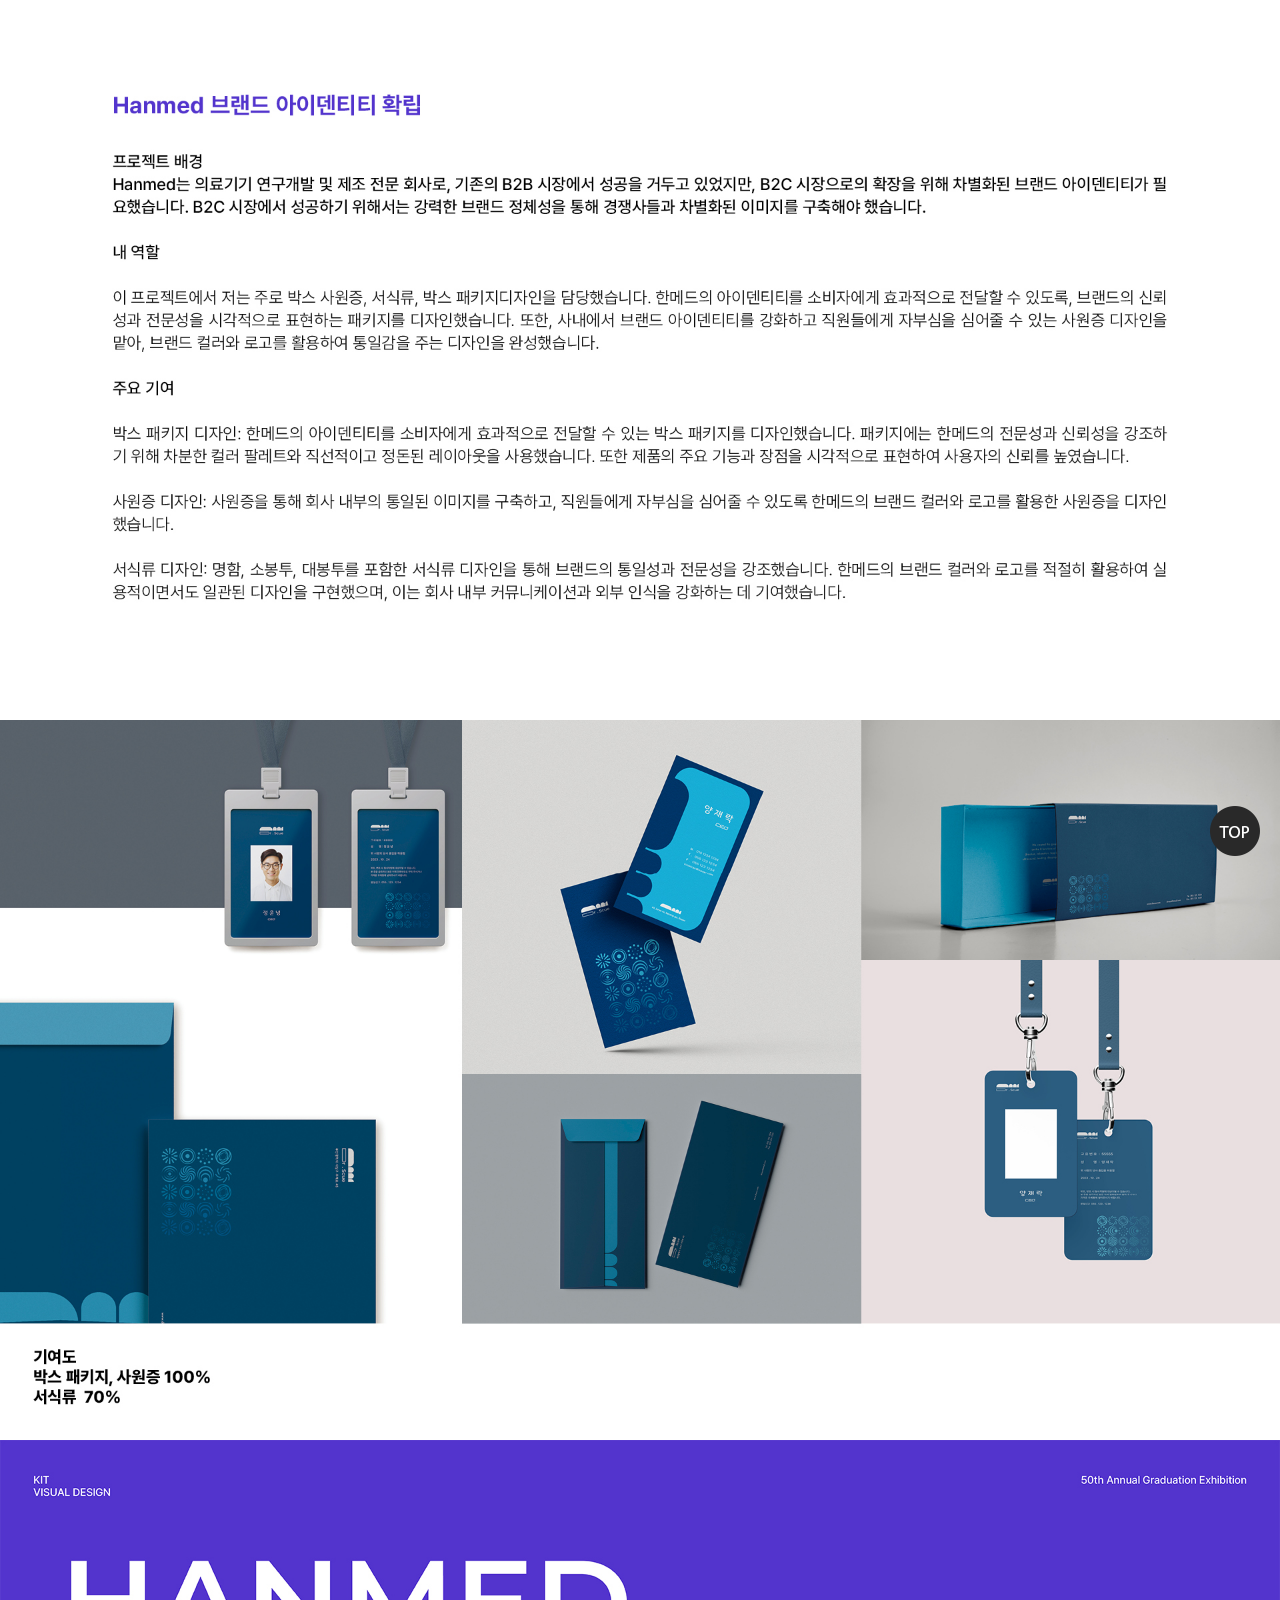
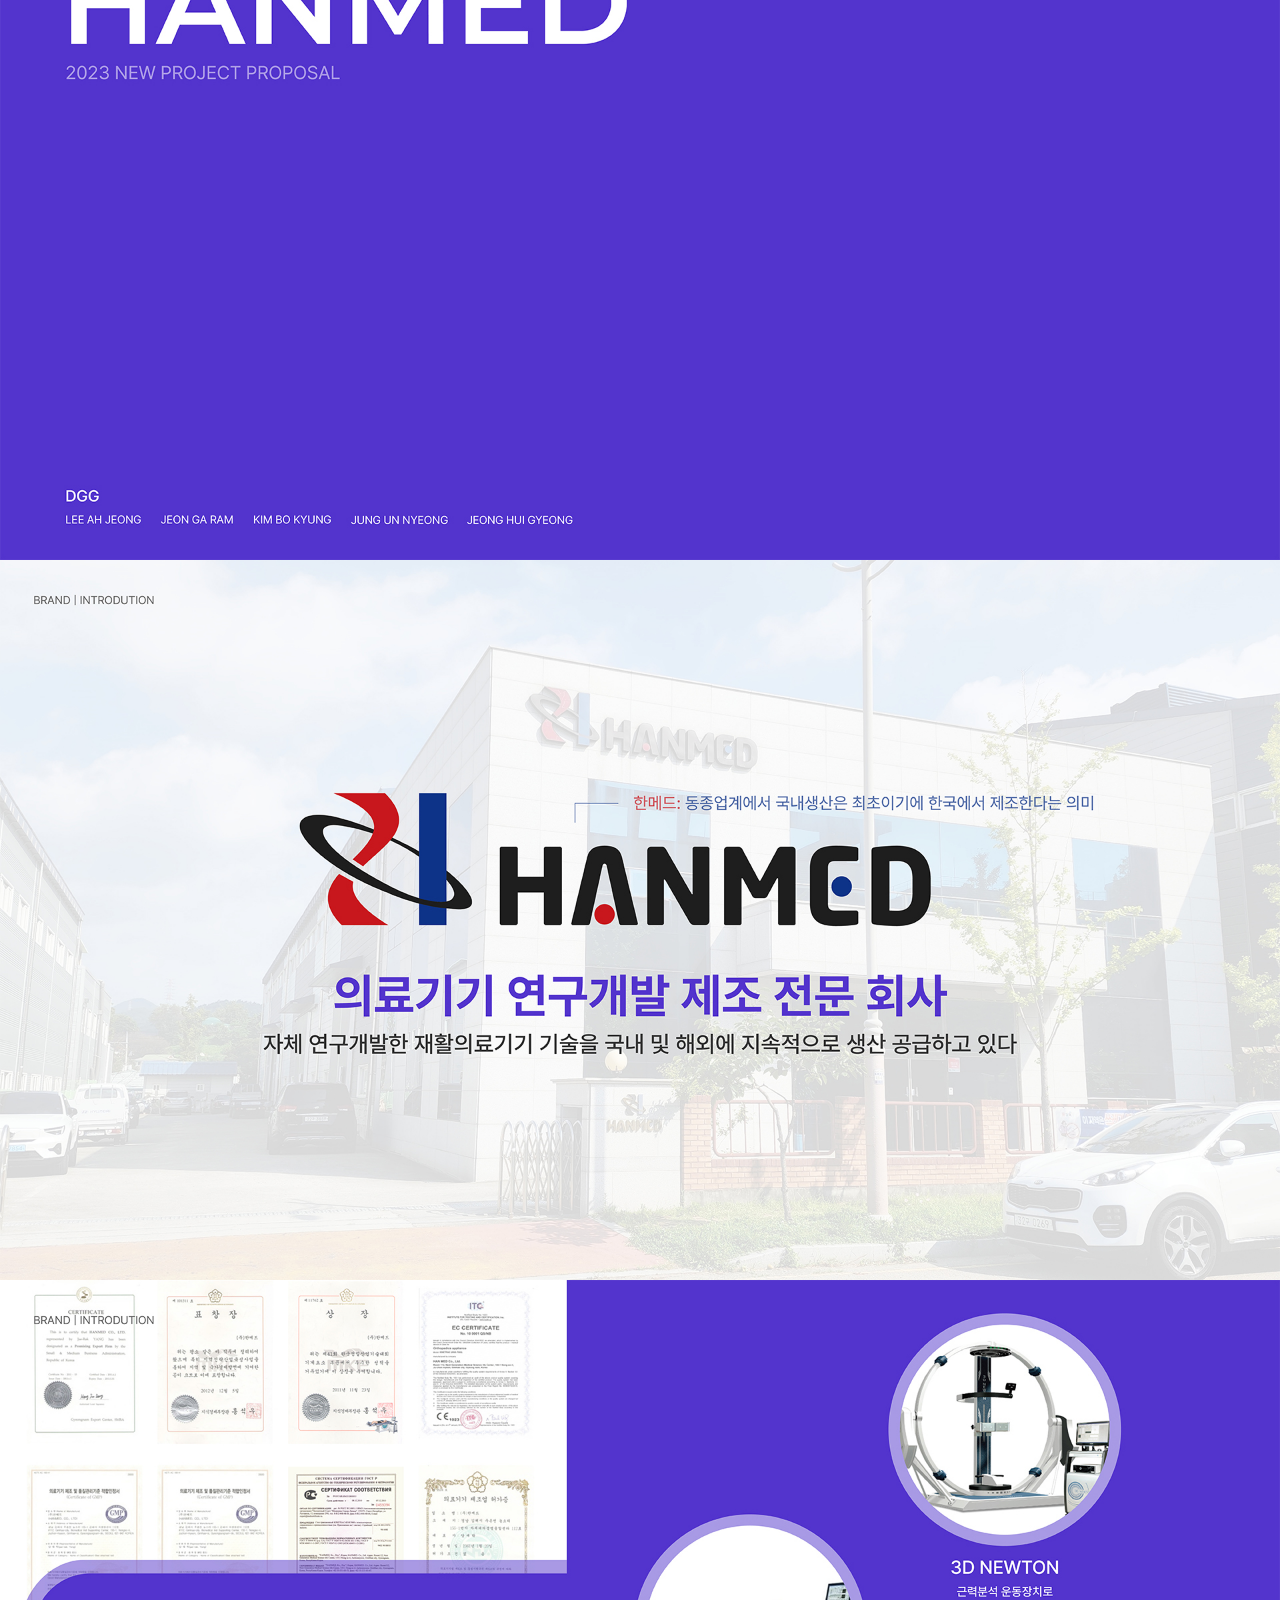
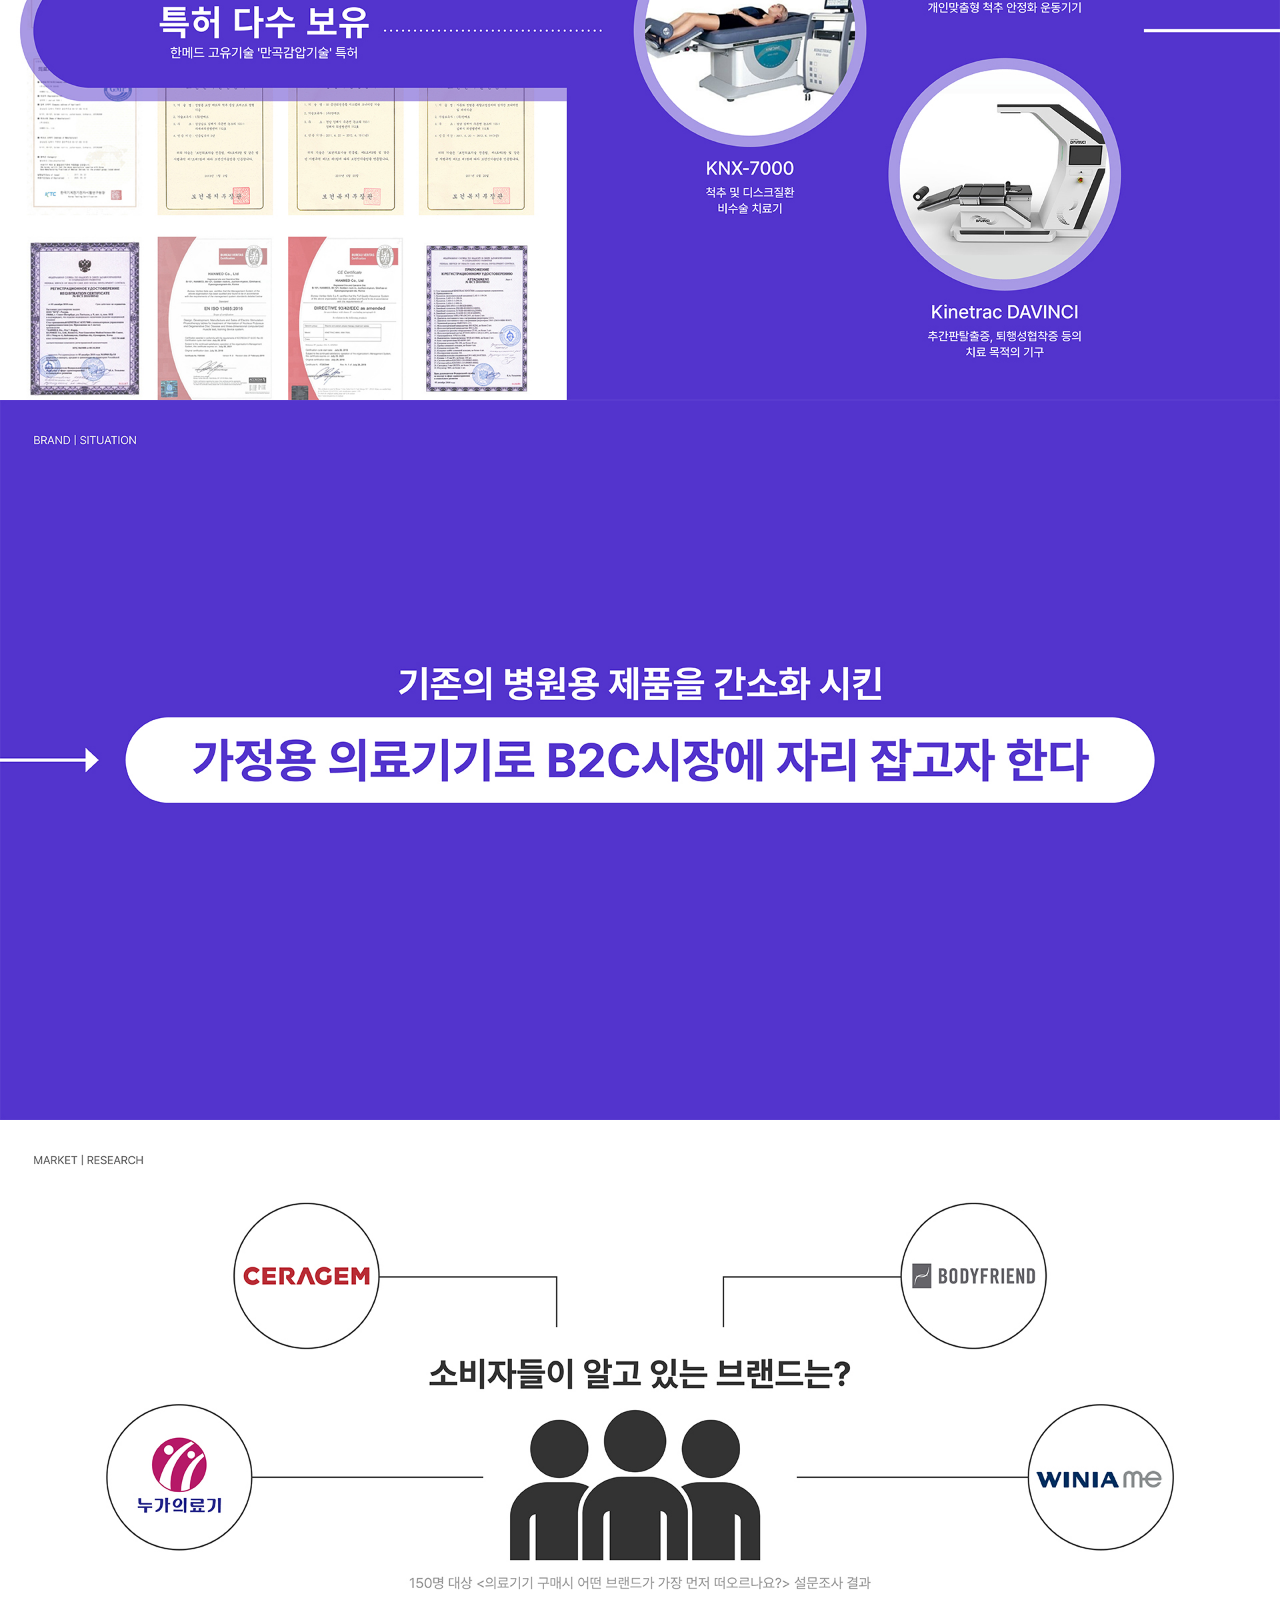
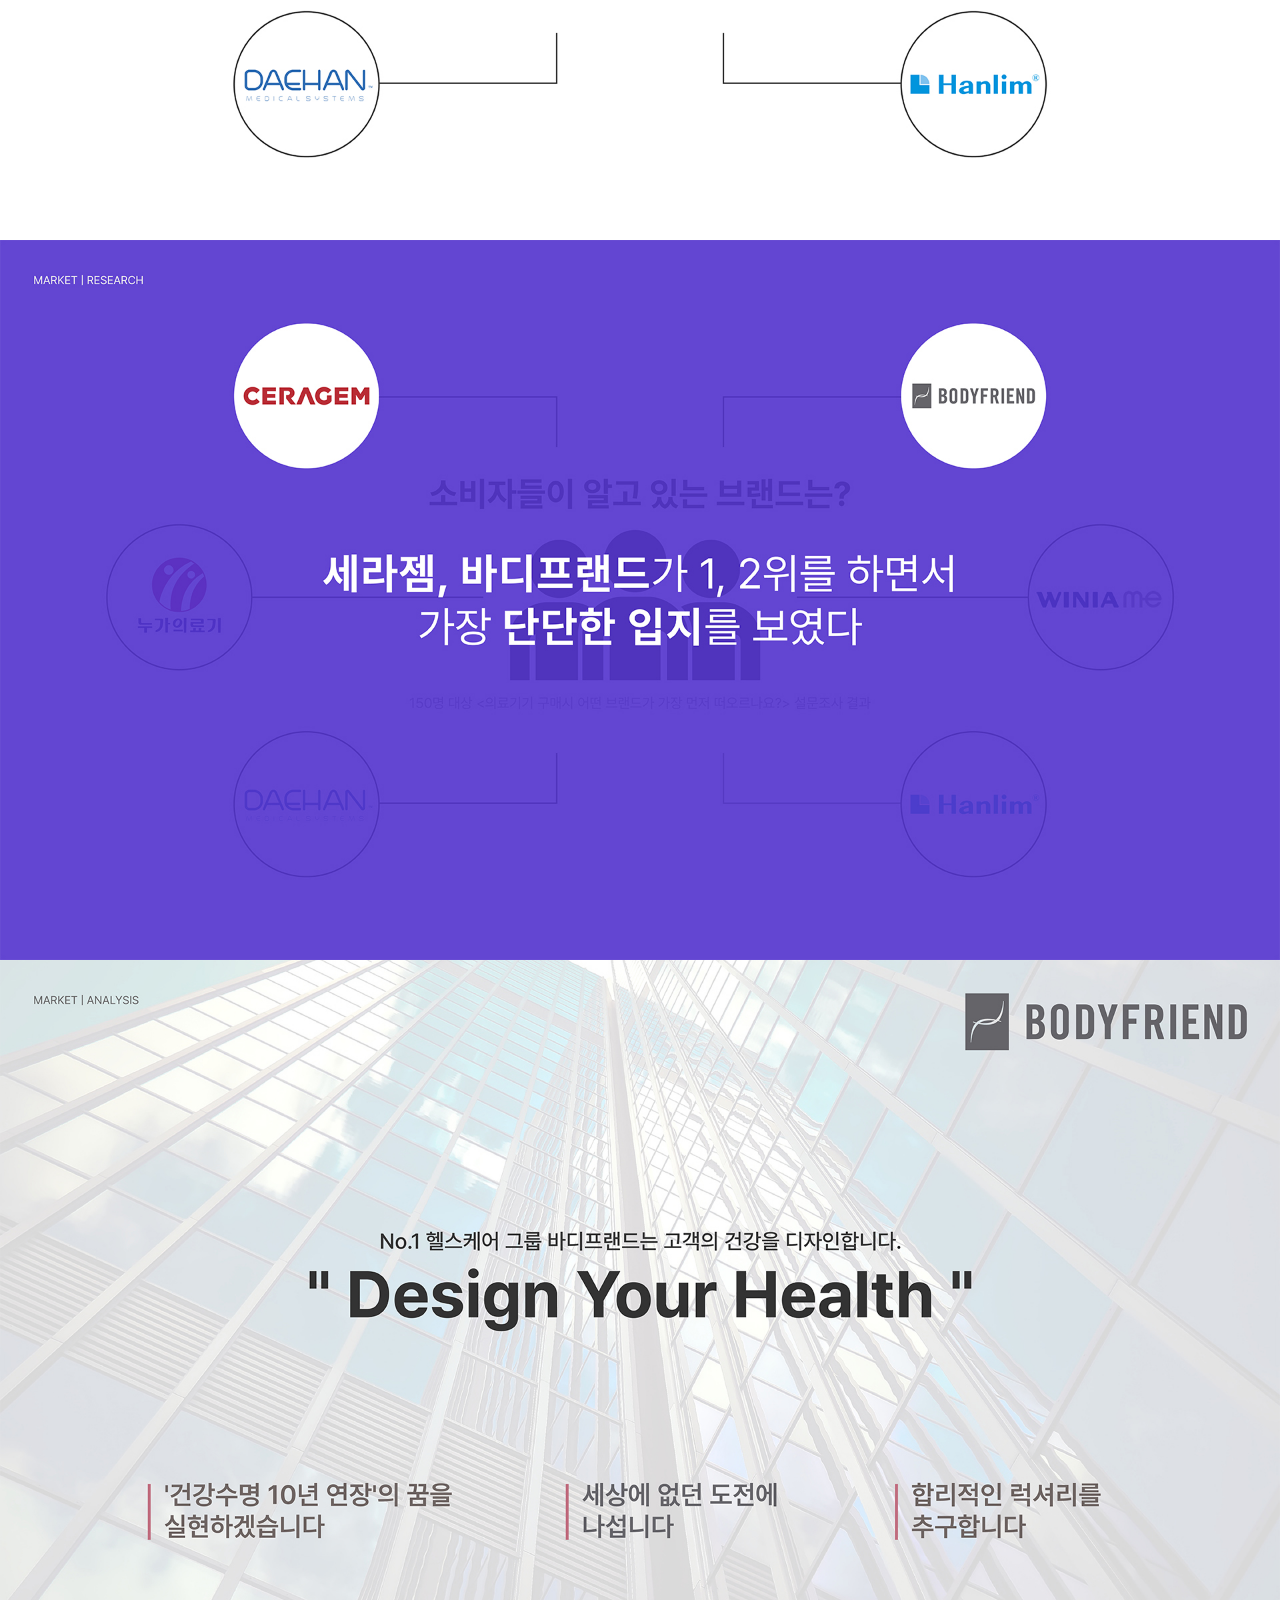
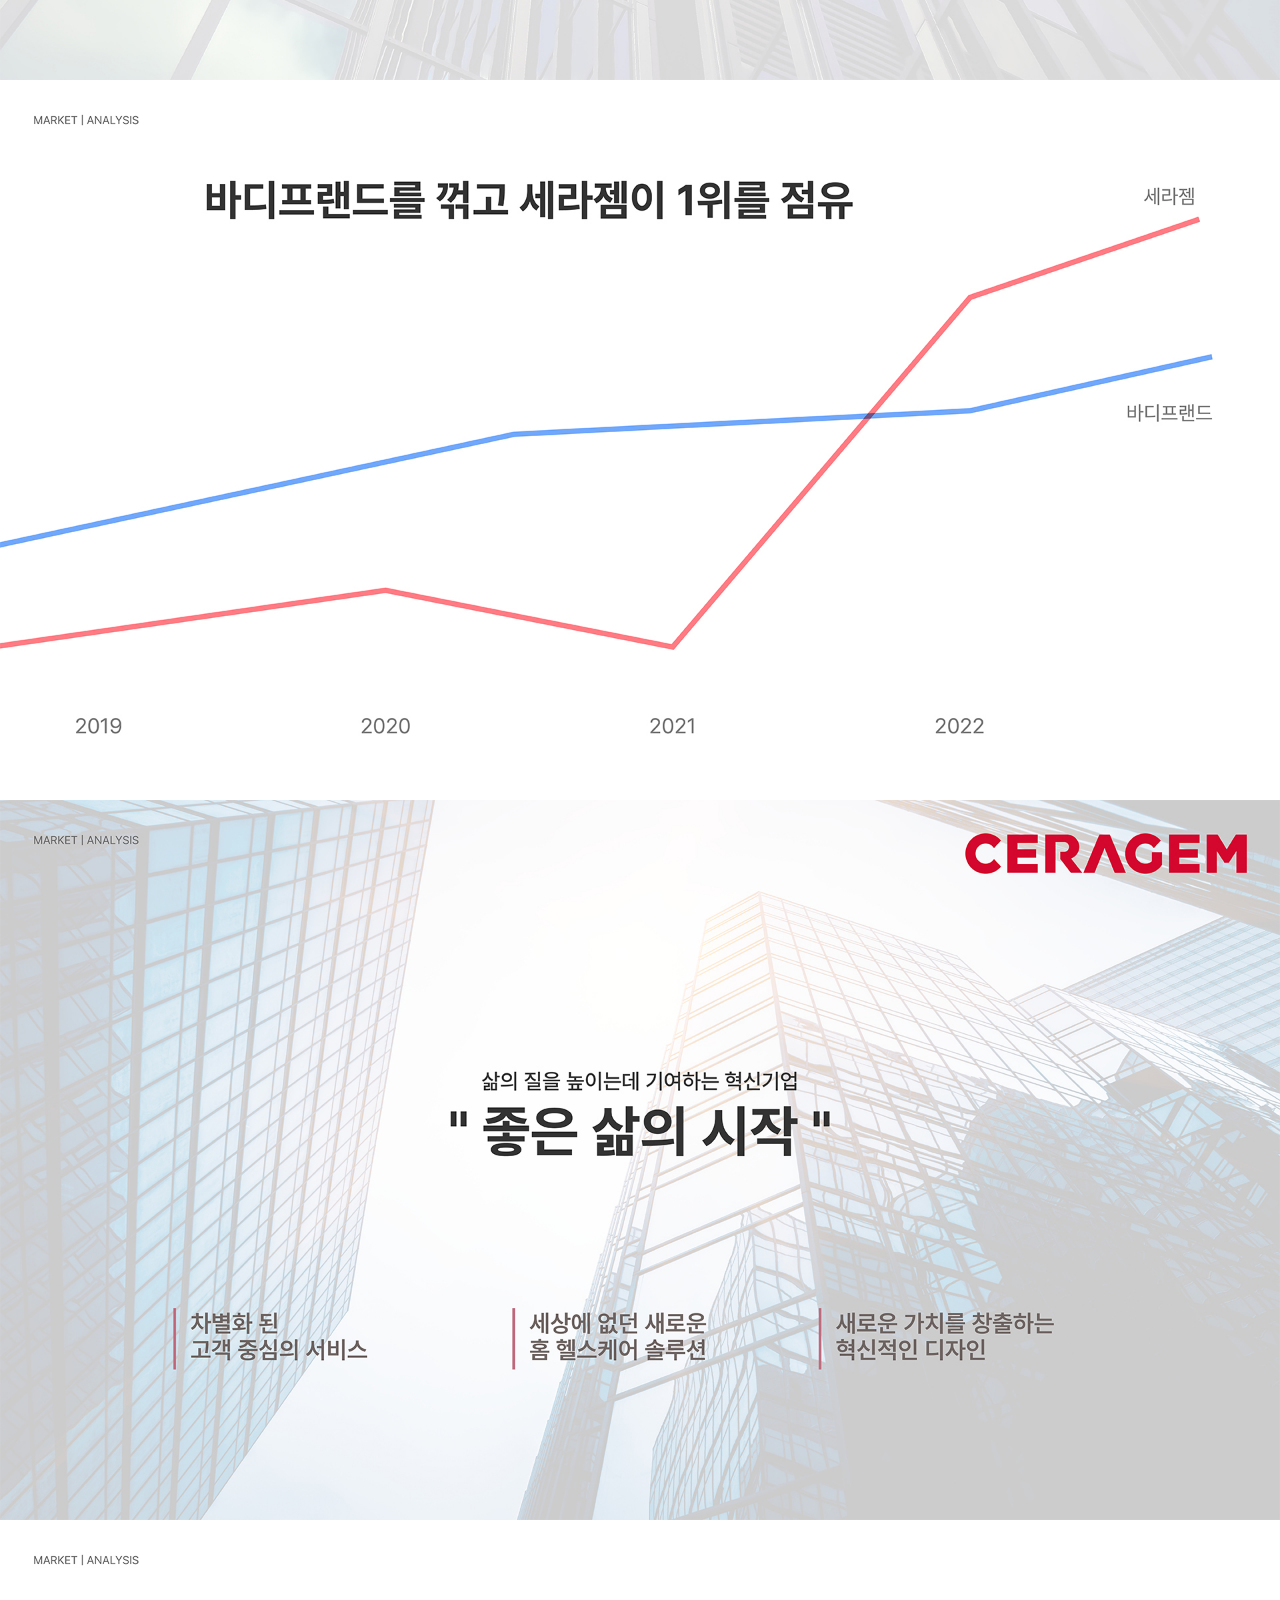
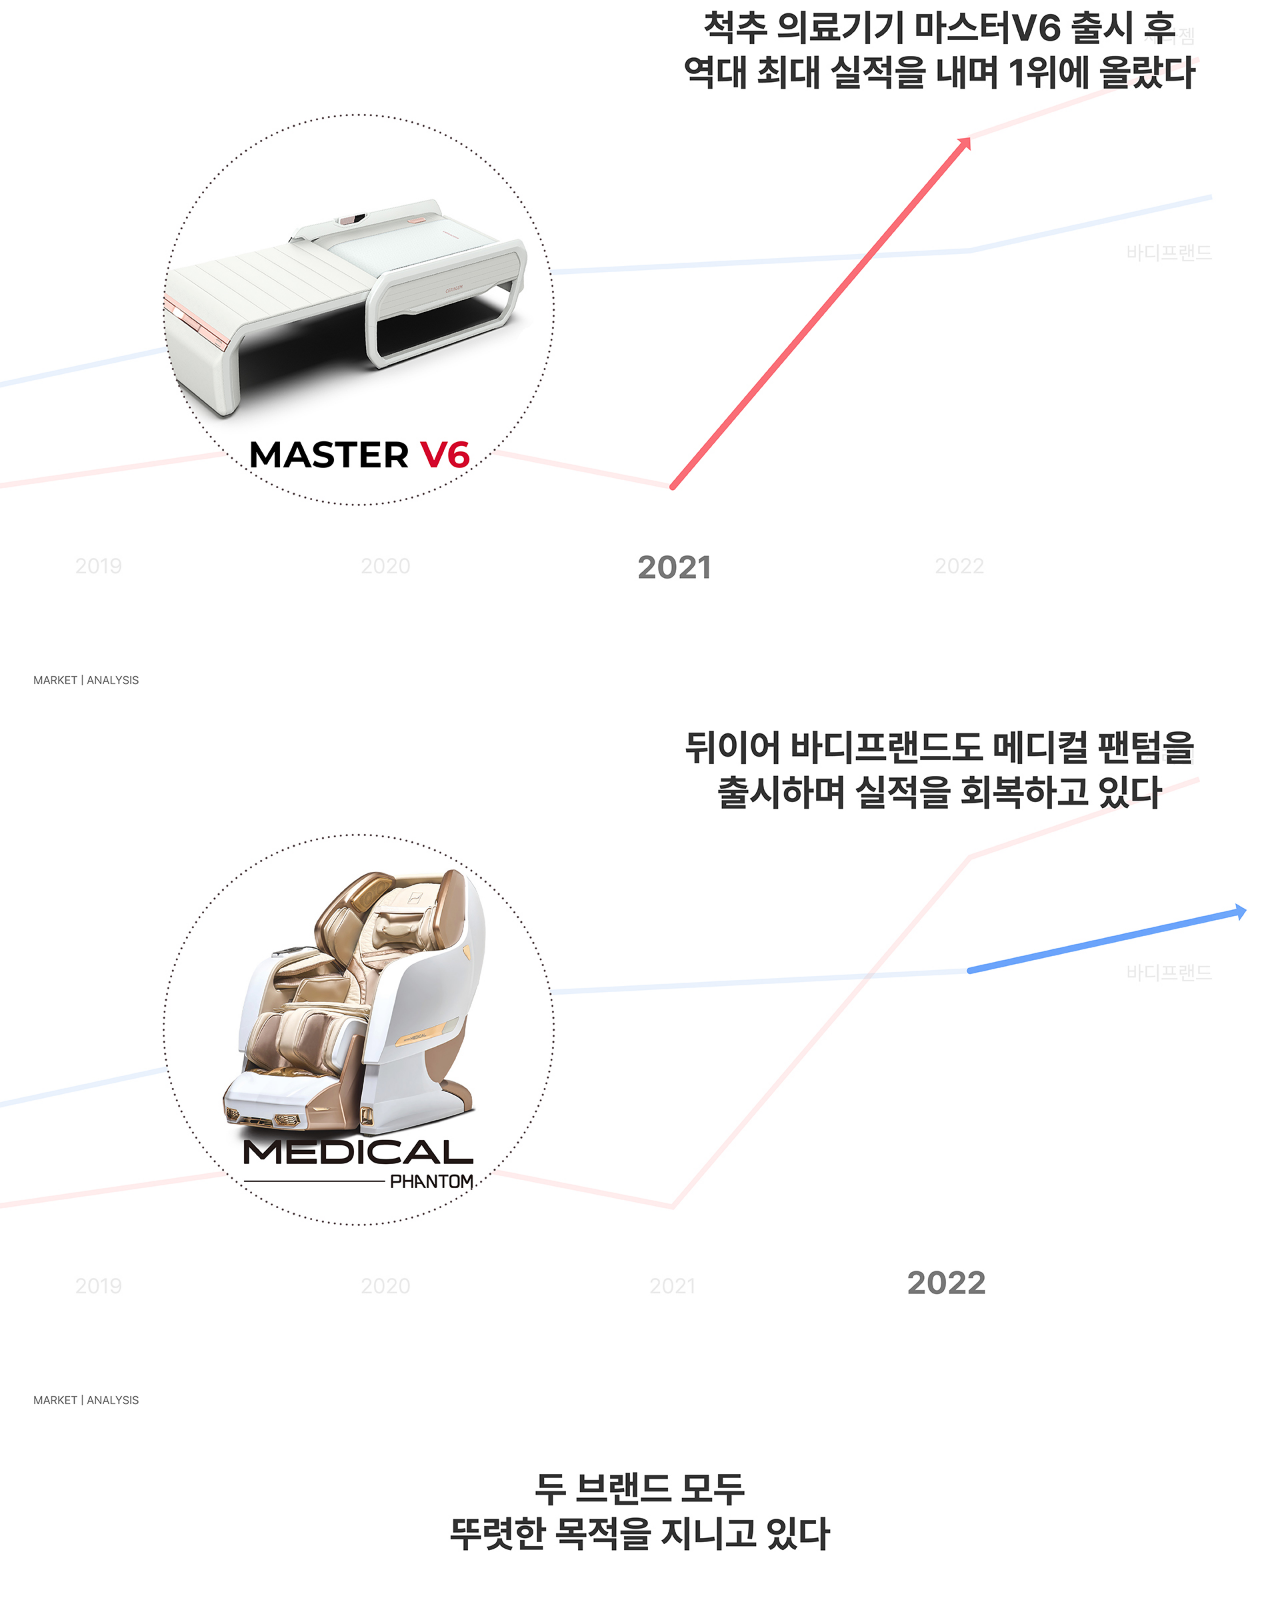
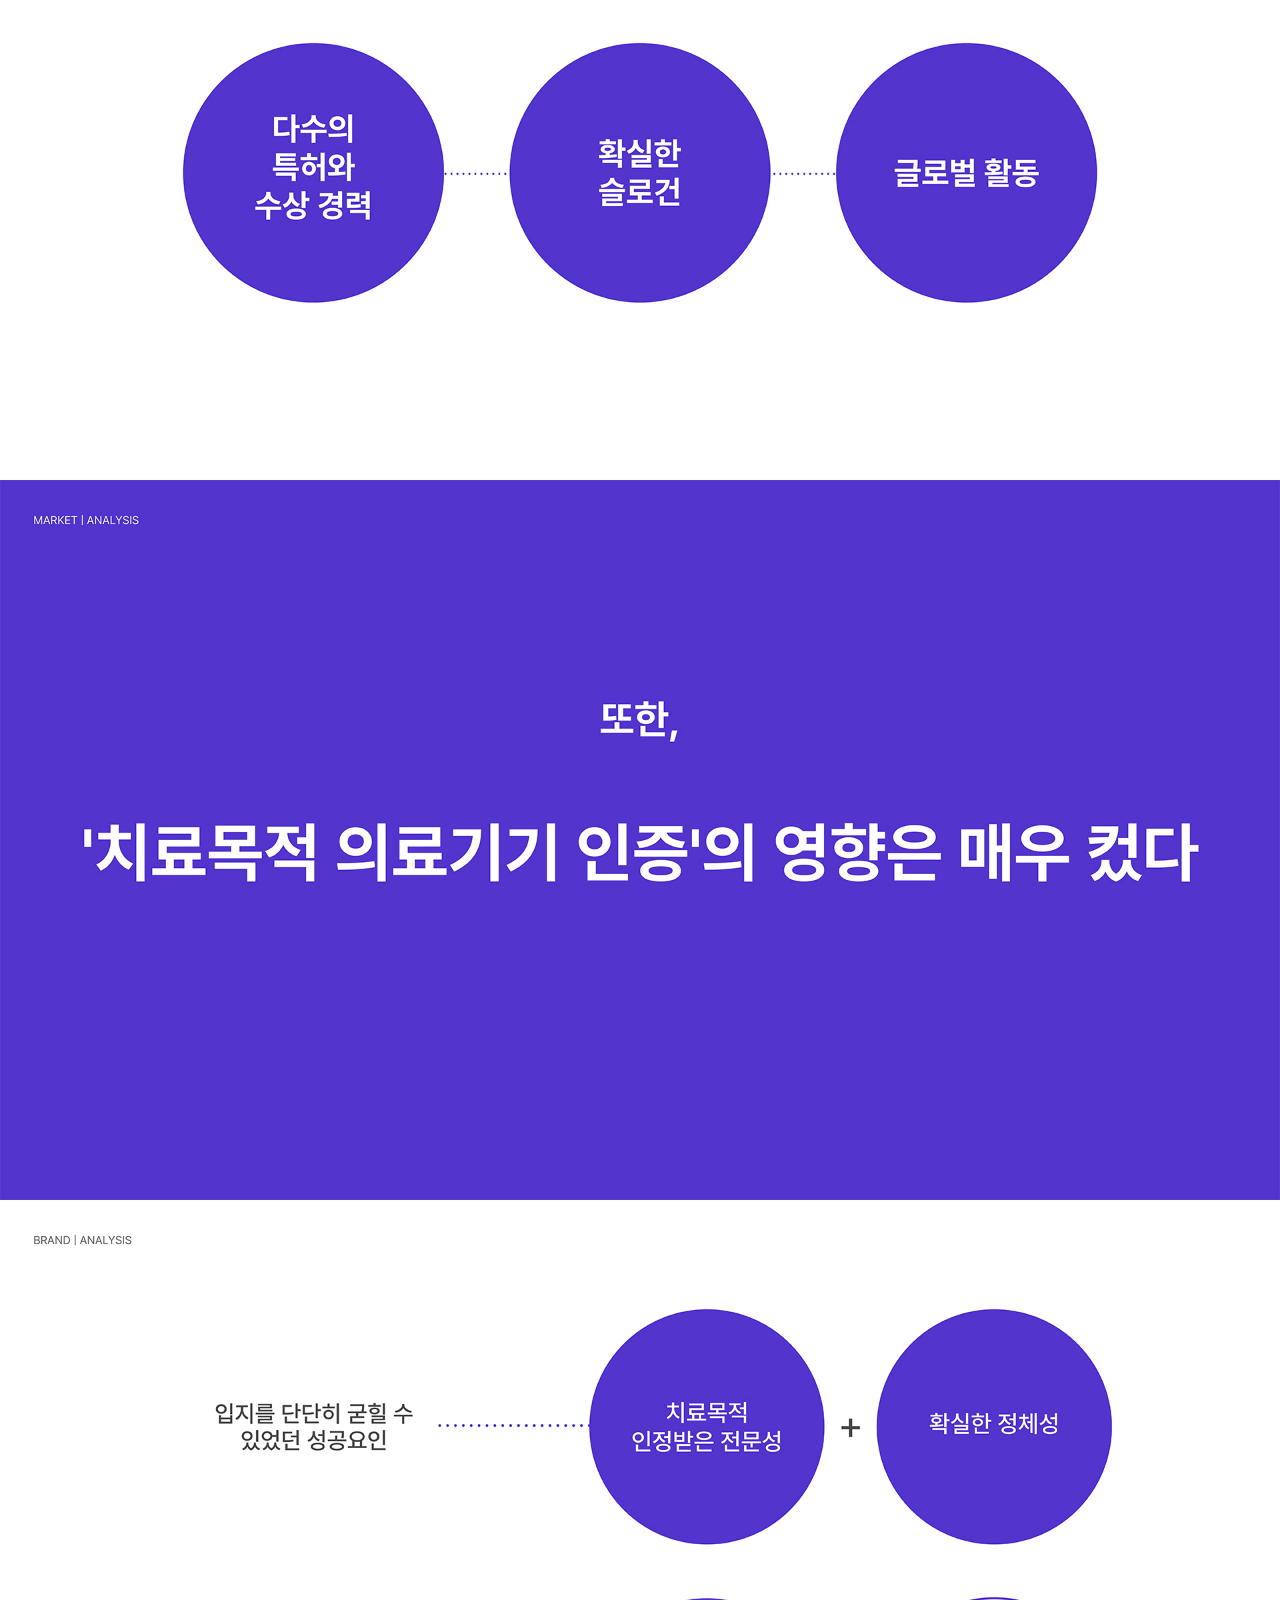
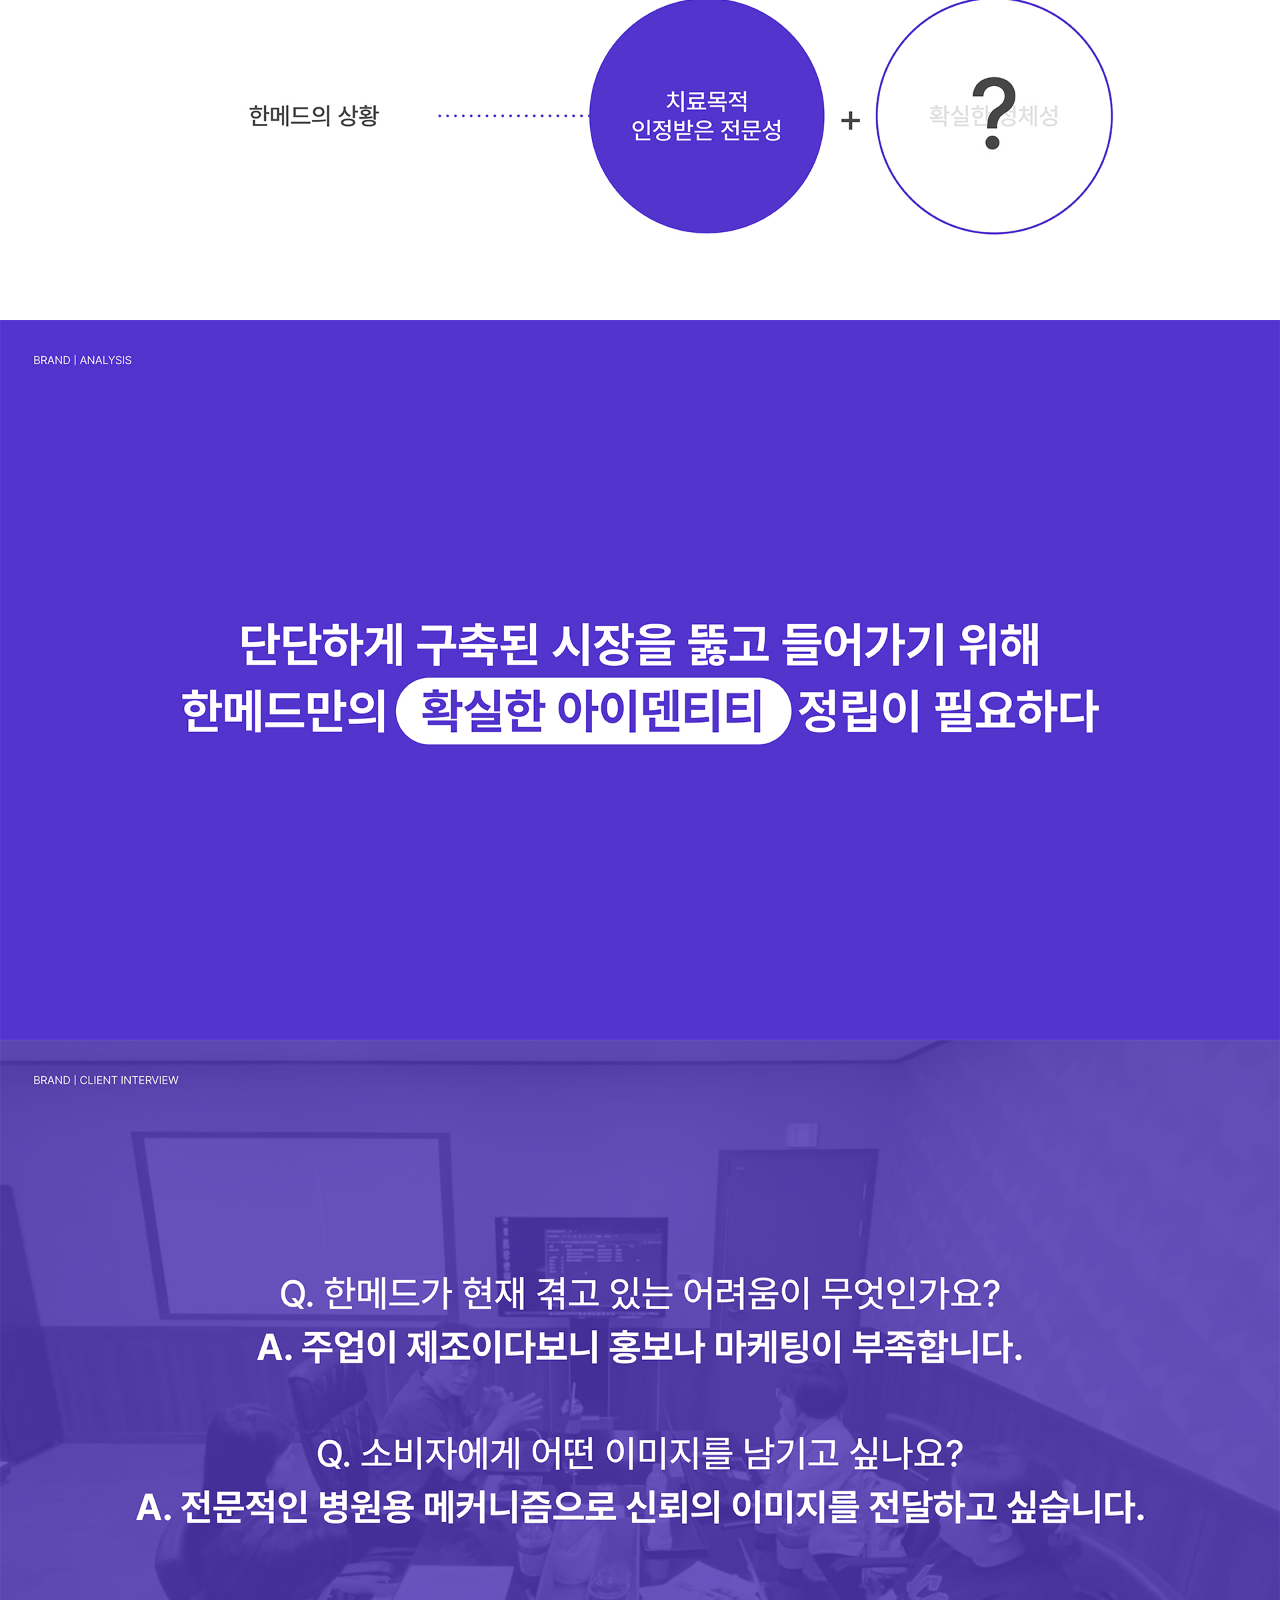
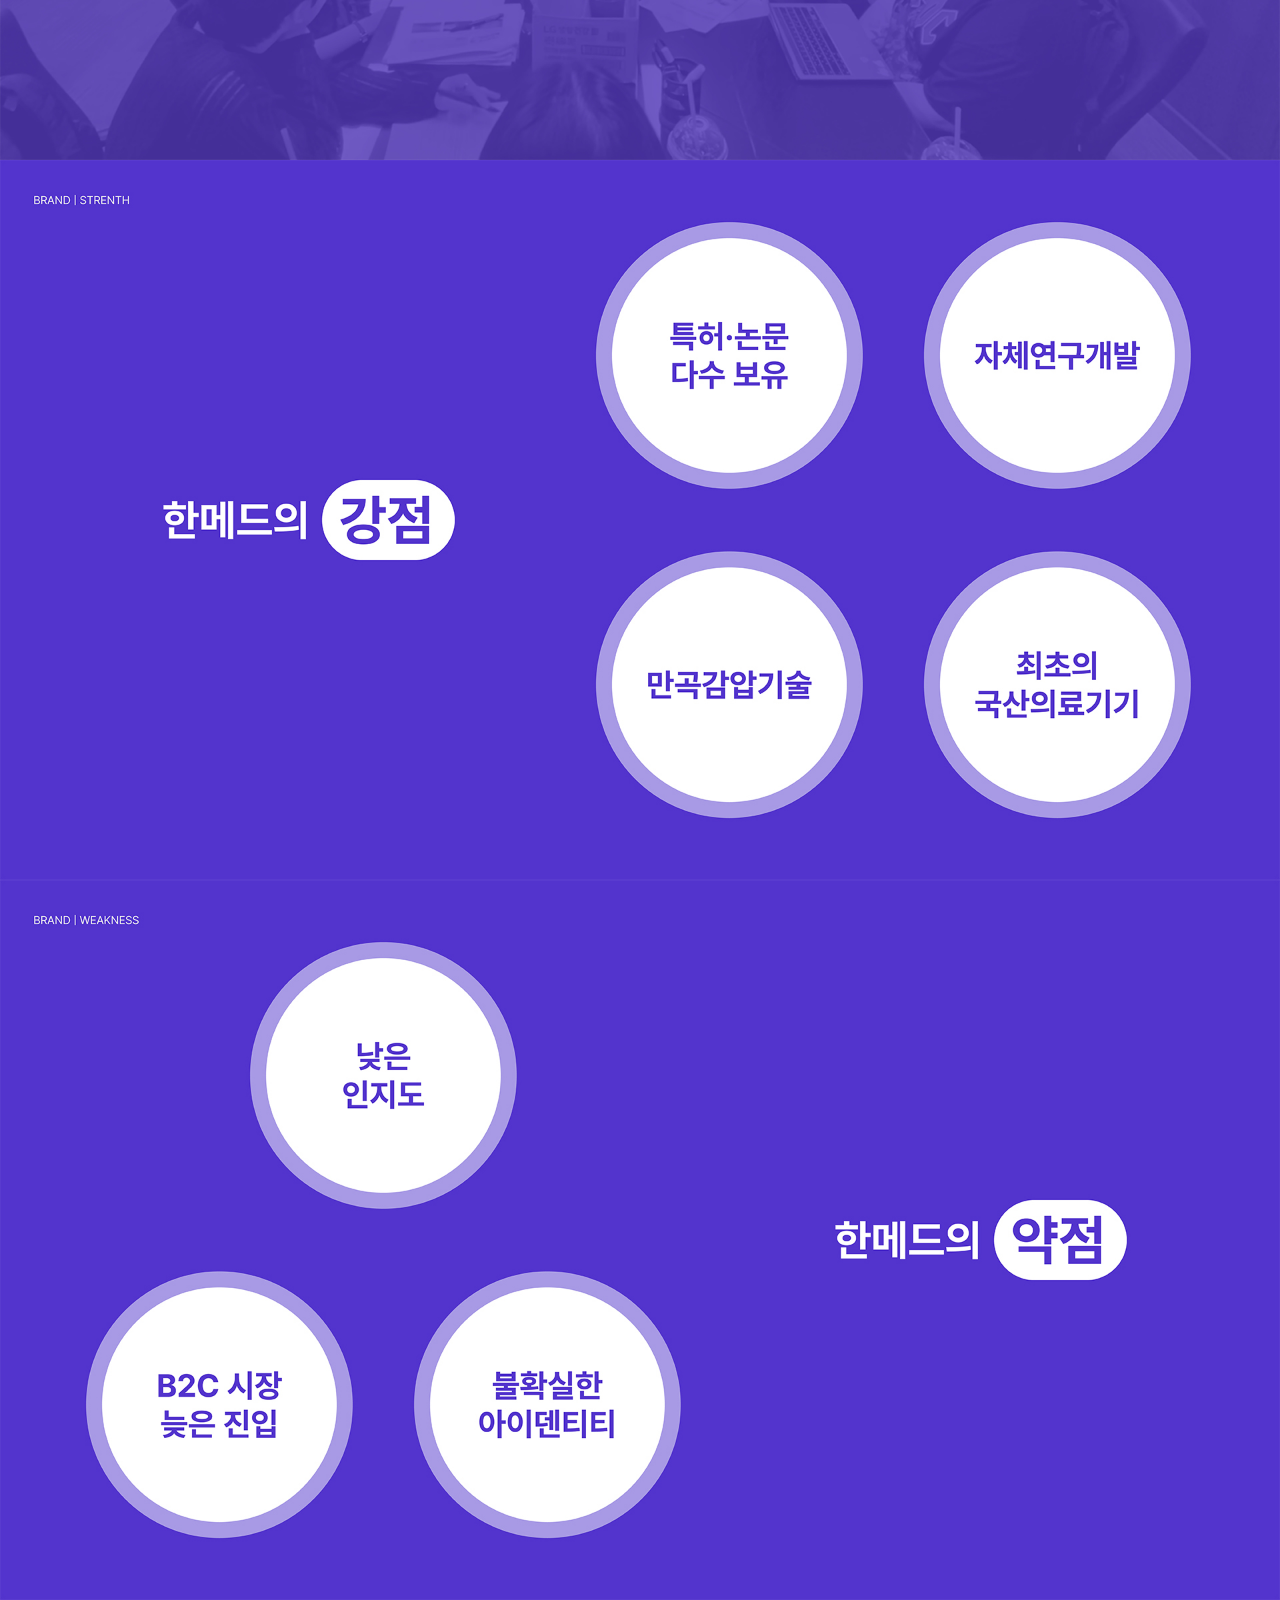
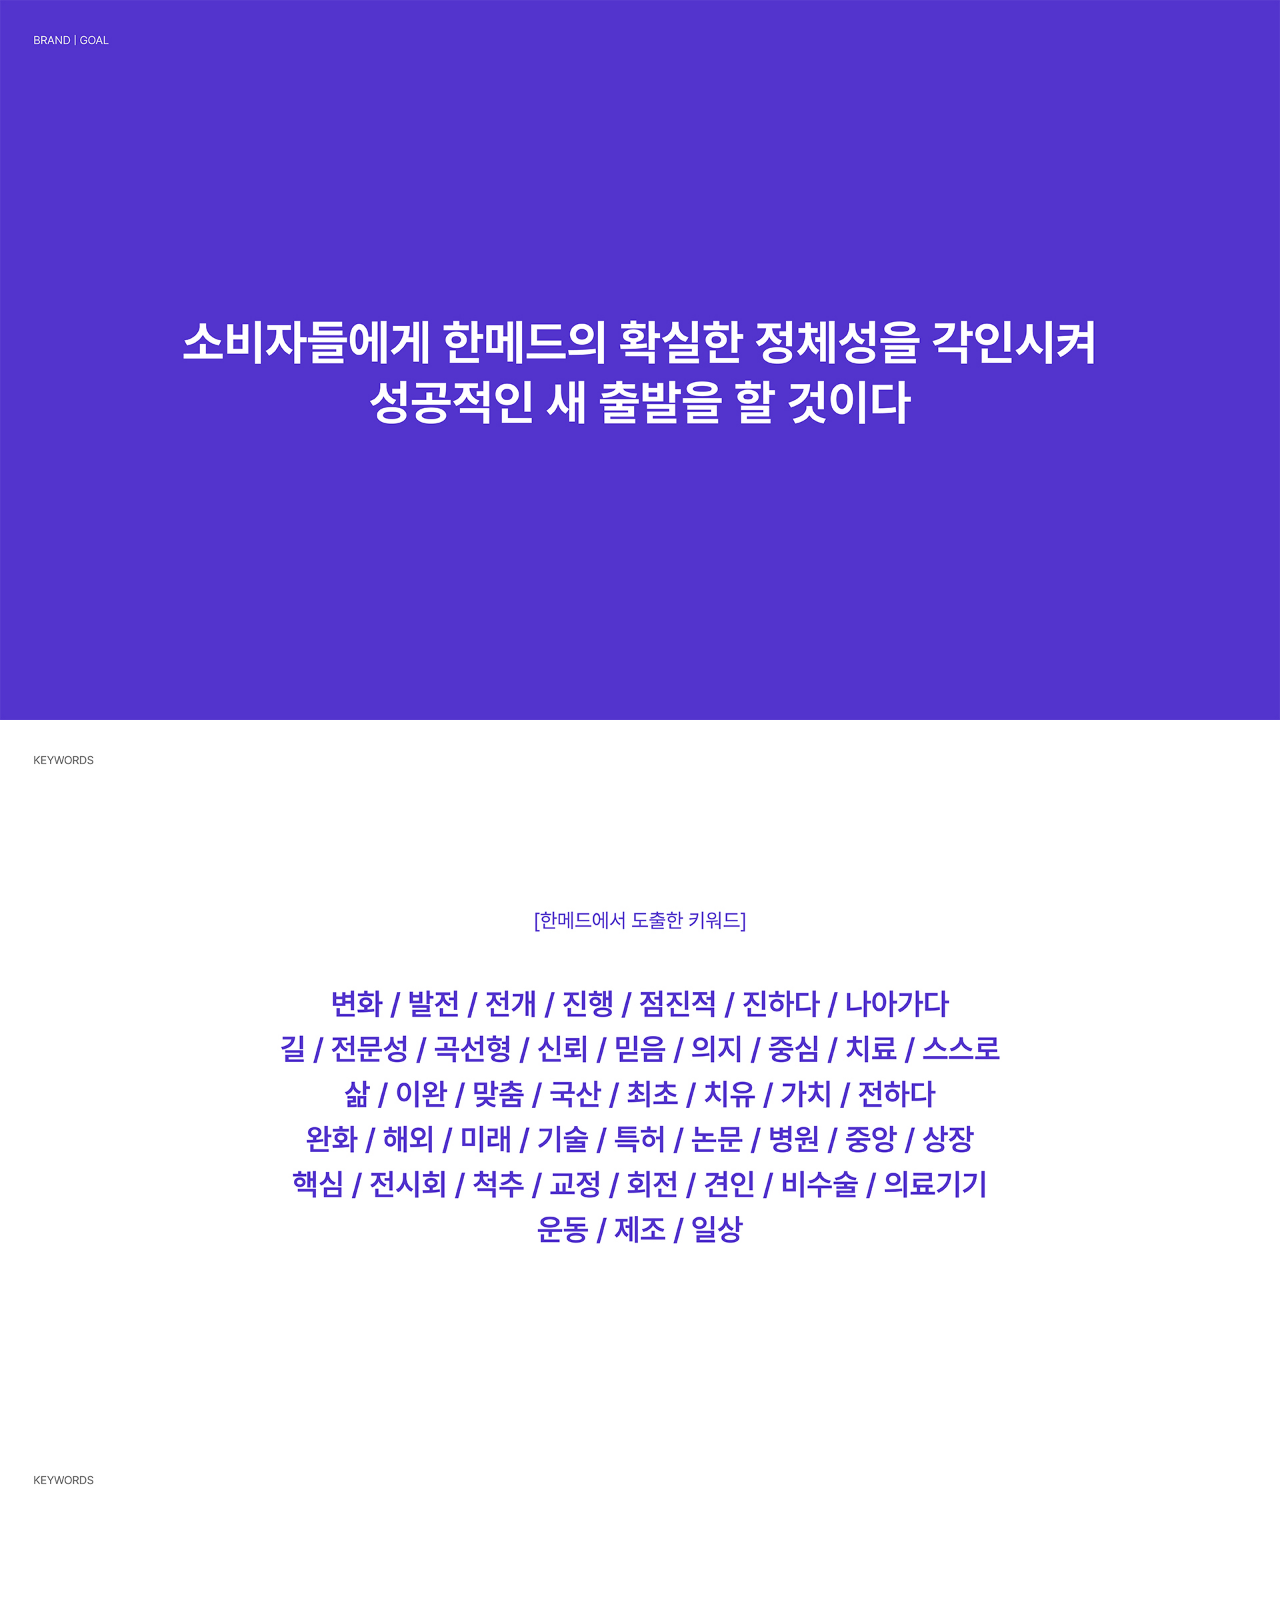
<file: Dr.suce/Dr.suce.html>
<!doctype html>
<html>
	<head>
		<title>Dr.scue</title>
		<meta charset="utf-8">
		<meta name="viewport" content="width=device-width, initial-scale=1">
		<meta http-equiv="X-UA-Compatible" content="IE=edge">
		<style>
			*{margin:0; padding:0;}
			a{text-decoration:none;
				color:#000;}
			
			.fixed_box{position:fixed;
				bottom:40px;
				right:30px;
				width:40px;}
			#top{
				max-width:1320px;
				margin:0 auto;
			}
			#top img{
				width:100%;
				display: block;
			}
			
		</style>
	</head>
	<body>
		<div id="top">
			<img src="./Dr.scue00" class="guide1"><!--가이드 이미지 경로 지정하기-->
			<img src="./Dr.scue01" class="guide1"><!--가이드 이미지 경로 지정하기-->
			<img src="./Dr.scue02" class="guide1"><!--가이드 이미지 경로 지정하기-->
			<img src="./Dr.scue03" class="guide1"><!--가이드 이미지 경로 지정하기-->
			<img src="./Dr.scue04" class="guide1"><!--가이드 이미지 경로 지정하기-->
			<img src="./Dr.scue05" class="guide1"><!--가이드 이미지 경로 지정하기-->
			<img src="./Dr.scue06" class="guide1"><!--가이드 이미지 경로 지정하기-->
			<img src="./Dr.scue07" class="guide1"><!--가이드 이미지 경로 지정하기-->
			<img src="./Dr.scue08" class="guide1"><!--가이드 이미지 경로 지정하기-->
			<img src="./Dr.scue09" class="guide1"><!--가이드 이미지 경로 지정하기-->
			<img src="./Dr.scue10" class="guide1"><!--가이드 이미지 경로 지정하기-->
			<img src="./Dr.scue11" class="guide1"><!--가이드 이미지 경로 지정하기-->
			<img src="./Dr.scue12" class="guide1"><!--가이드 이미지 경로 지정하기-->
			<img src="./Dr.scue13" class="guide1"><!--가이드 이미지 경로 지정하기-->
			<img src="./Dr.scue14" class="guide1"><!--가이드 이미지 경로 지정하기-->
			<img src="./Dr.scue15" class="guide1"><!--가이드 이미지 경로 지정하기-->
			<img src="./Dr.scue16" class="guide1"><!--가이드 이미지 경로 지정하기-->
			<img src="./Dr.scue17" class="guide1"><!--가이드 이미지 경로 지정하기-->
			<img src="./Dr.scue18" class="guide1"><!--가이드 이미지 경로 지정하기-->
			<img src="./Dr.scue19" class="guide1"><!--가이드 이미지 경로 지정하기-->
			<img src="./Dr.scue20" class="guide1"><!--가이드 이미지 경로 지정하기-->
			<img src="./Dr.scue21" class="guide1"><!--가이드 이미지 경로 지정하기-->
			<img src="./Dr.scue22" class="guide1"><!--가이드 이미지 경로 지정하기-->
			<img src="./Dr.scue23" class="guide1"><!--가이드 이미지 경로 지정하기-->
			<img src="./Dr.scue24" class="guide1"><!--가이드 이미지 경로 지정하기-->
			<img src="./Dr.scue25" class="guide1"><!--가이드 이미지 경로 지정하기-->
			<img src="./Dr.scue26" class="guide1"><!--가이드 이미지 경로 지정하기-->
			<img src="./Dr.scue27" class="guide1"><!--가이드 이미지 경로 지정하기-->
			<img src="./Dr.scue28" class="guide1"><!--가이드 이미지 경로 지정하기-->
			<img src="./Dr.scue29" class="guide1"><!--가이드 이미지 경로 지정하기-->
			<img src="./Dr.scue30" class="guide1"><!--가이드 이미지 경로 지정하기-->
			<img src="./Dr.scue31" class="guide1"><!--가이드 이미지 경로 지정하기-->
			<img src="./Dr.scue32" class="guide1"><!--가이드 이미지 경로 지정하기-->
			<img src="./Dr.scue33" class="guide1"><!--가이드 이미지 경로 지정하기-->
			<img src="./Dr.scue34" class="guide1"><!--가이드 이미지 경로 지정하기-->
			<img src="./Dr.scue35" class="guide1"><!--가이드 이미지 경로 지정하기-->
			<img src="./Dr.scue36" class="guide1"><!--가이드 이미지 경로 지정하기-->
			<img src="./Dr.scue37" class="guide1"><!--가이드 이미지 경로 지정하기-->
		
			
			
			
		
			
		</div>
		<div class="fixed_box">
			<a href="#top" class="top_btn"><!--href부분은 이미지를 감싼 div에 있는 id이름과 동일하게 설정.-->
				<img src="./top.png" alt="top">
			</a>
		</div>


		<!--이동시 부드럽게 이동시키기 위해 추가한 구문 시작. script쪽 전부 삭제가능.-->
		<script src="https://code.jquery.com/jquery-1.12.4.min.js" integrity="sha256-ZosEbRLbNQzLpnKIkEdrPv7lOy9C27hHQ+Xp8a4MxAQ=" crossorigin="anonymous"></script>
		<script>
			$(function() {
				$('a[href*="#"]:not([href="#"])').click(function() {
				if (location.pathname.replace(/^\//,'') == this.pathname.replace(/^\//,'') && location.hostname == this.hostname) {
				var target = $(this.hash);
				target = target.length ? target : $('[name=' + this.hash.slice(1) +']');
				if (target.length) {
				$('html, body').animate({
				scrollTop: target.offset().top
				}, 500);//움직이는 시간 조정
				return false;
				}
				}
				});
				});
		</script>
		<!--이동시 부드럽게 이동시키기 위해 추가한 구문 끝. 삭제가능.-->
	</body>
</html>
</file>
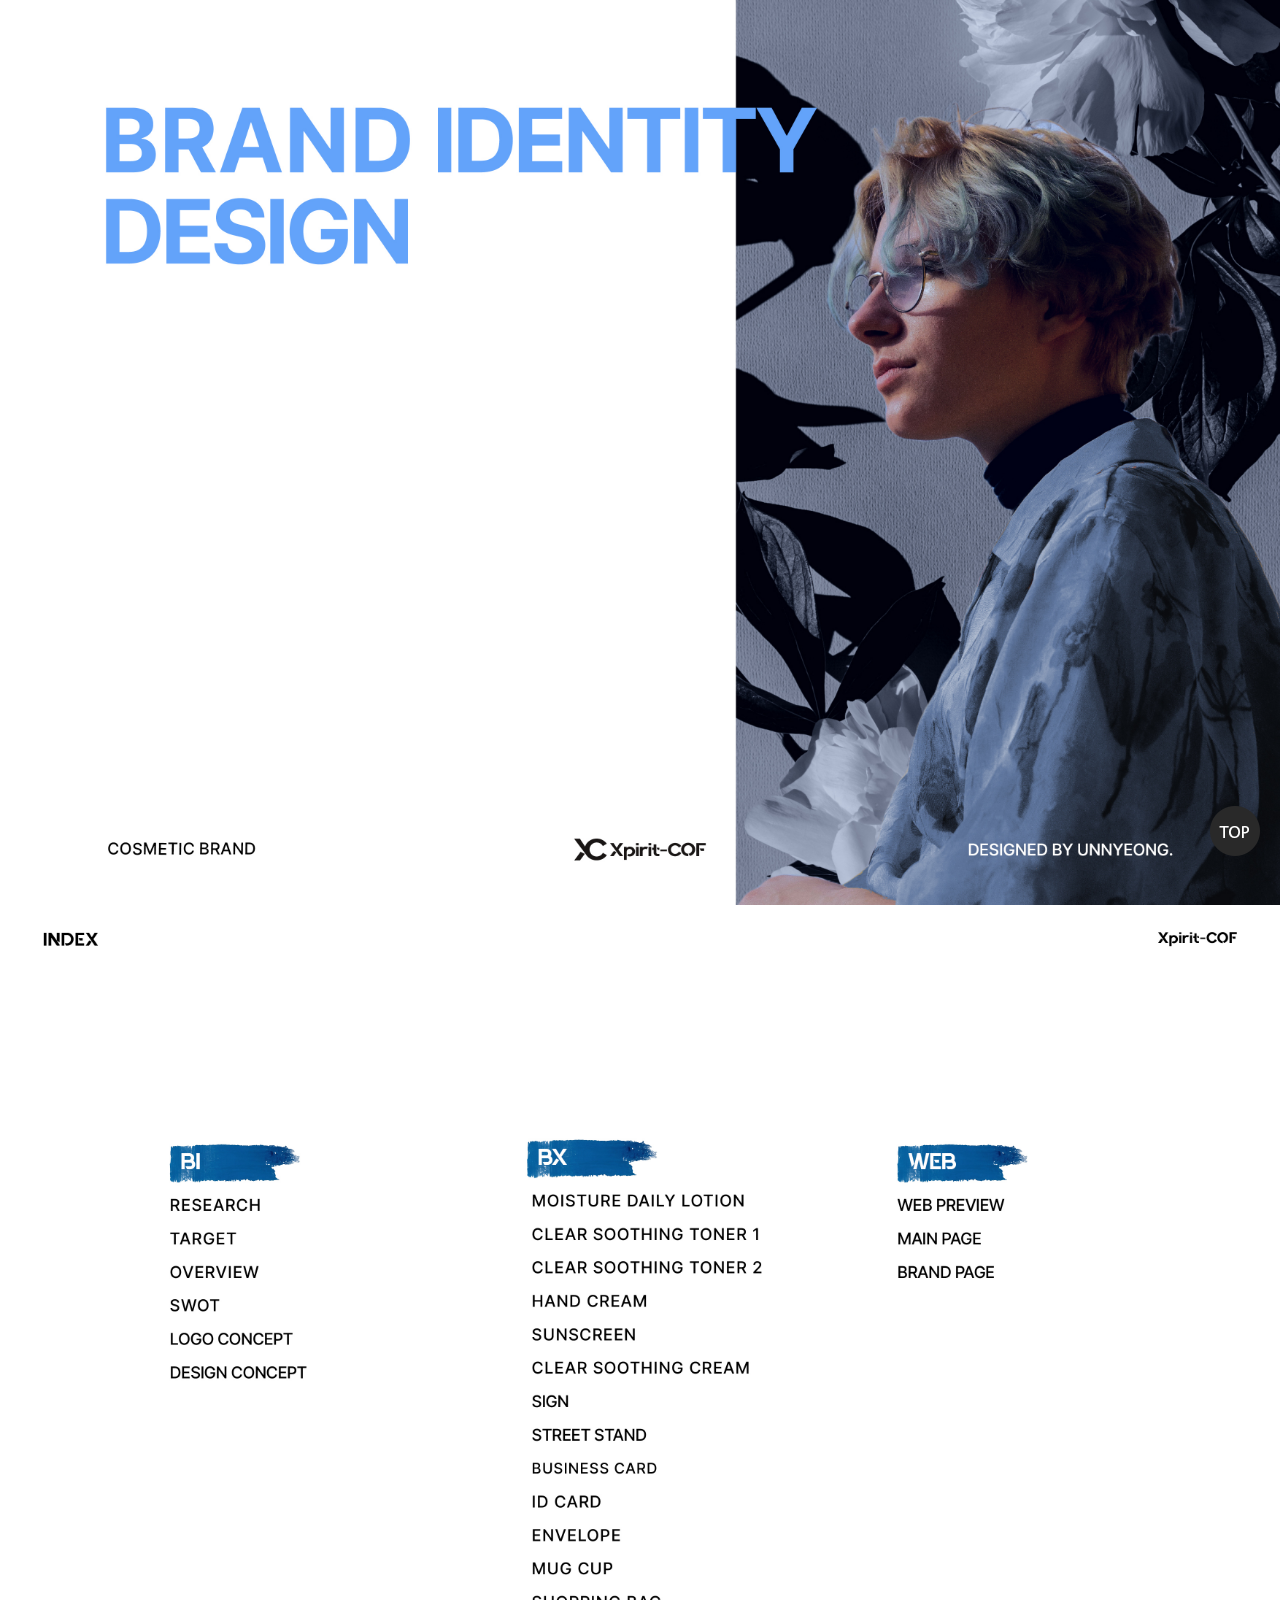
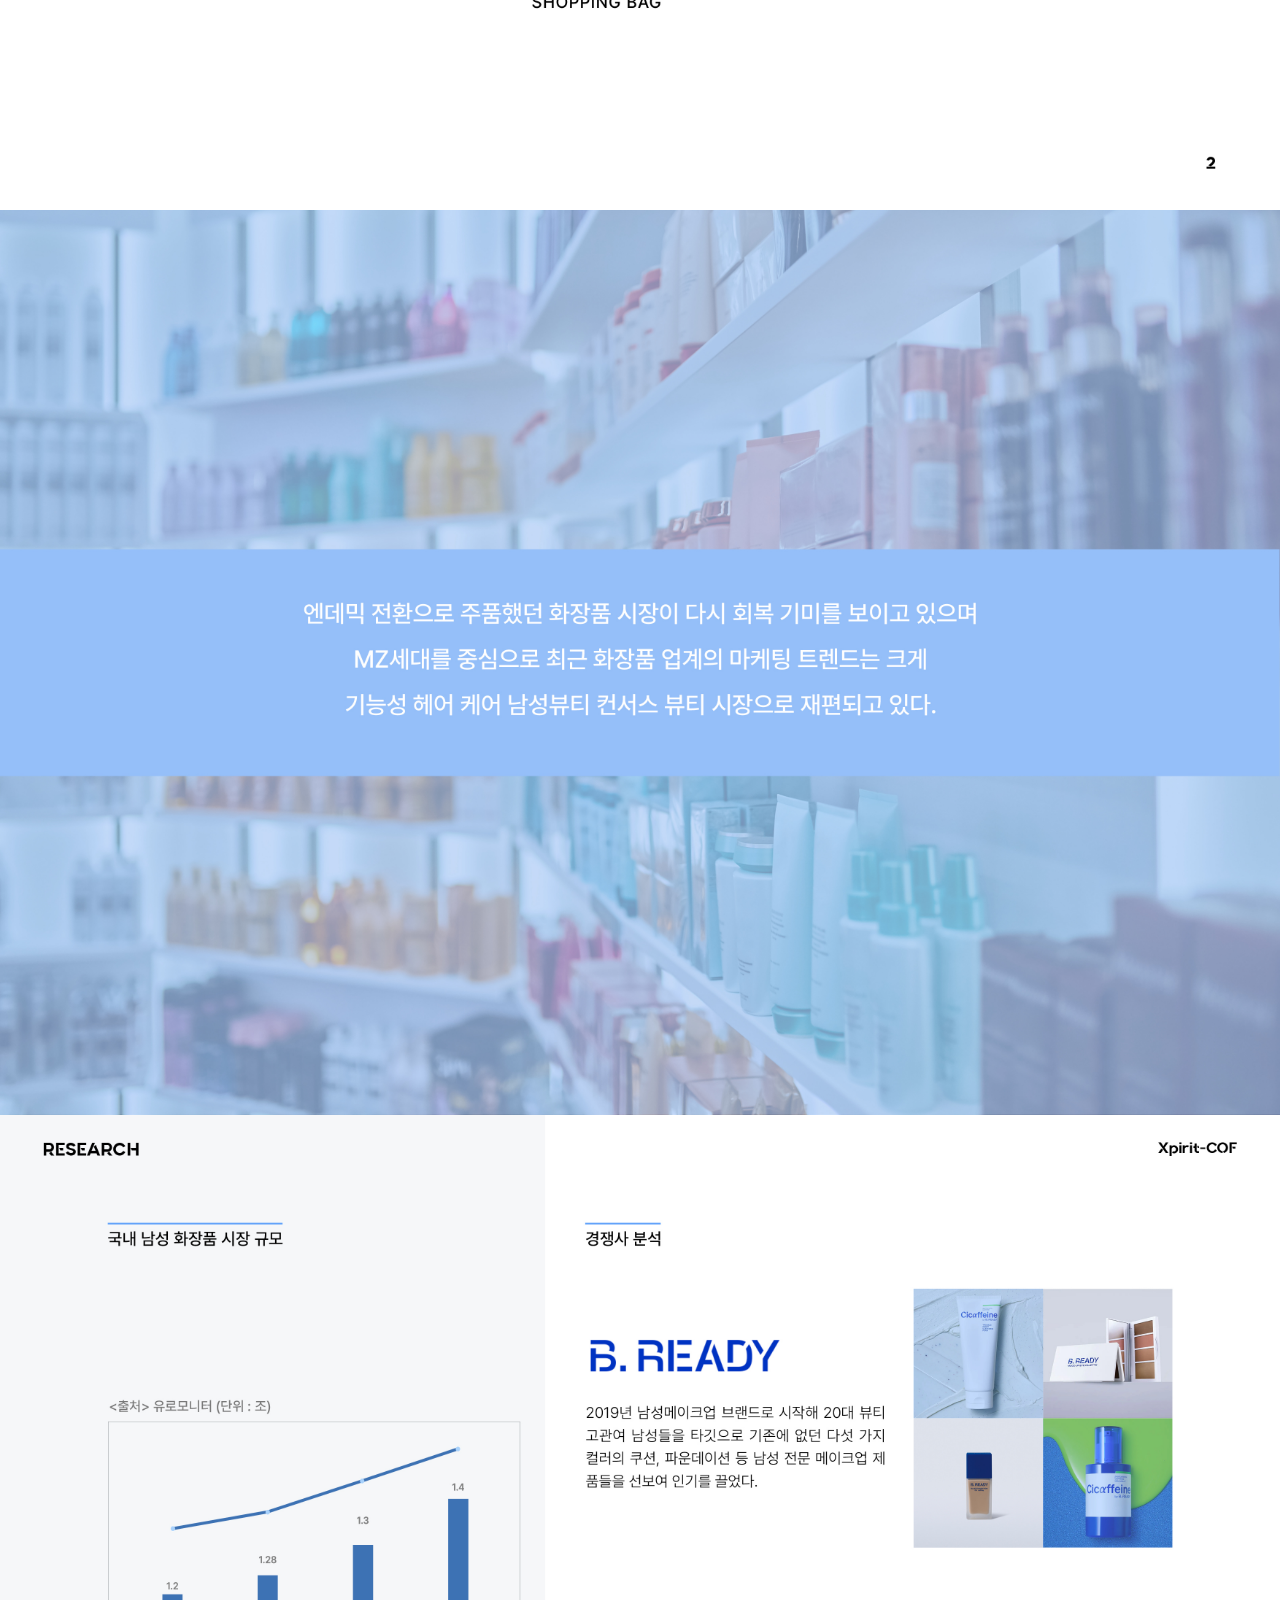
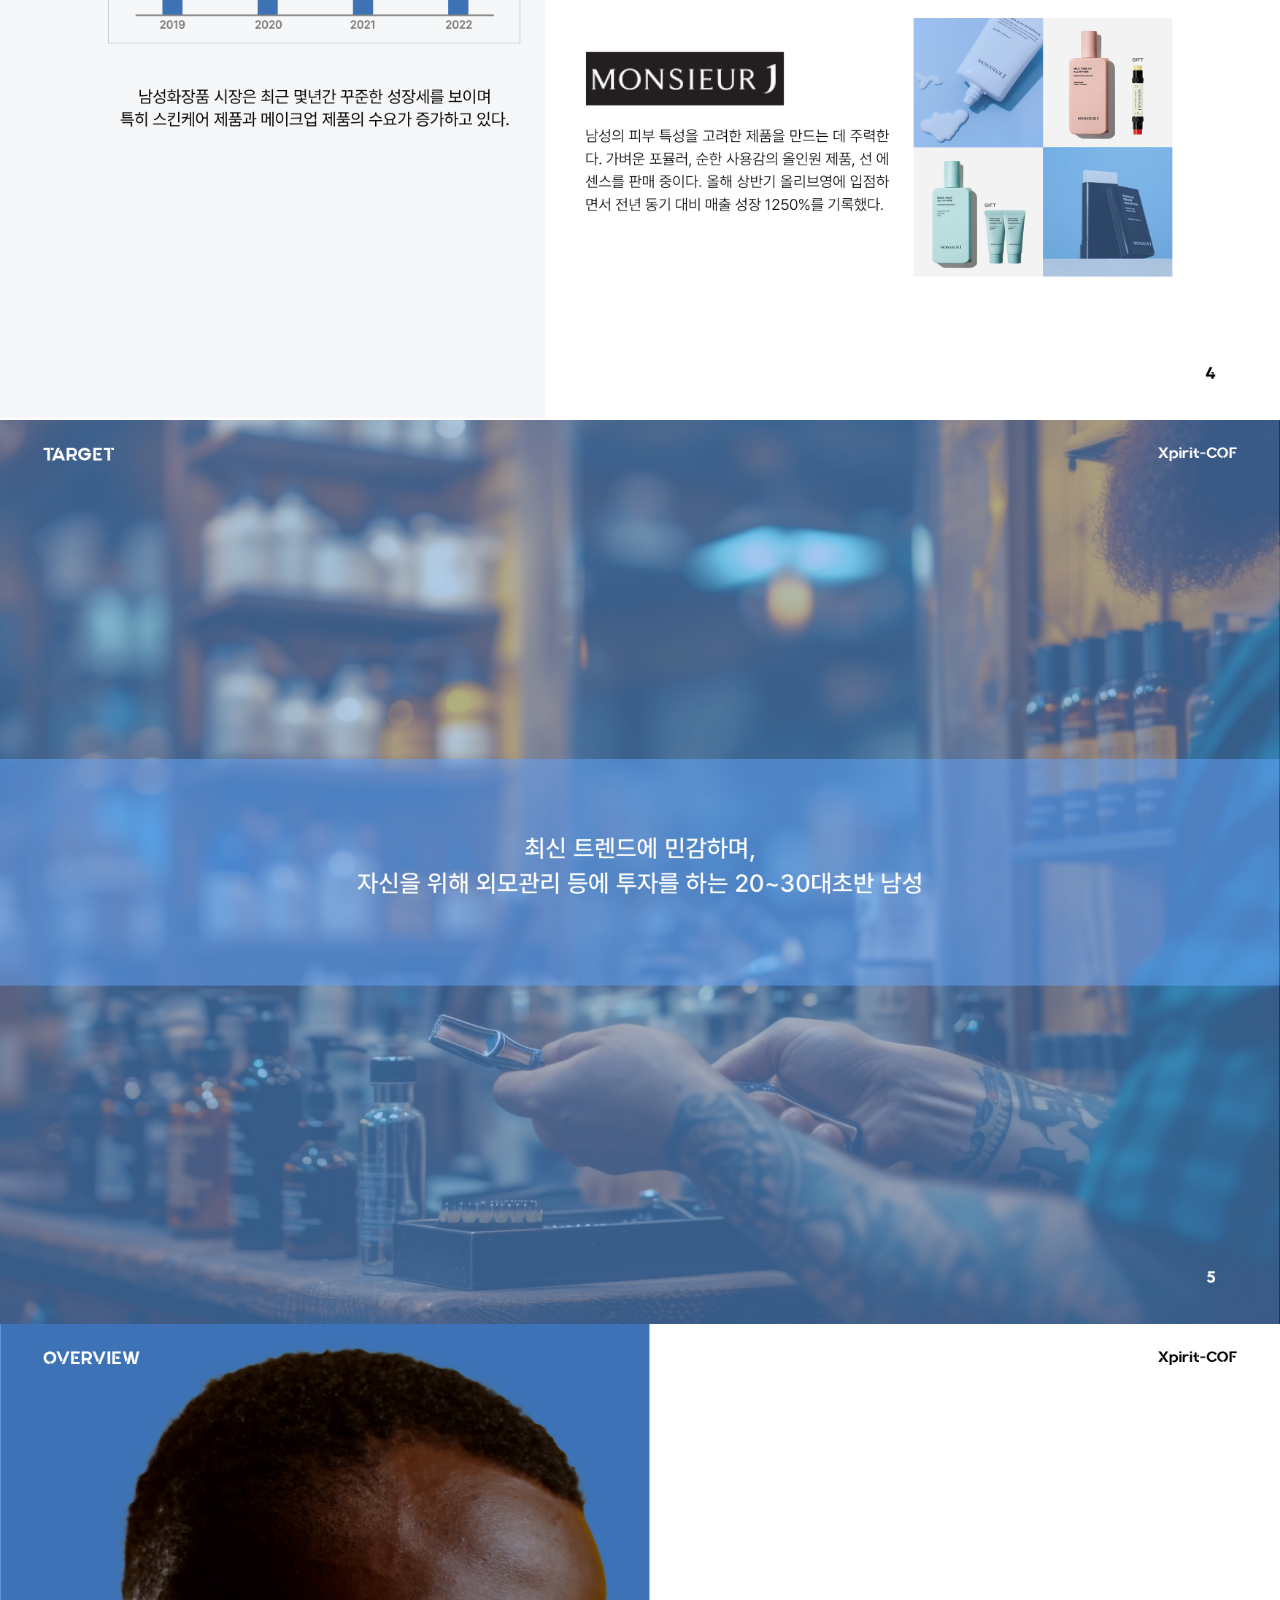
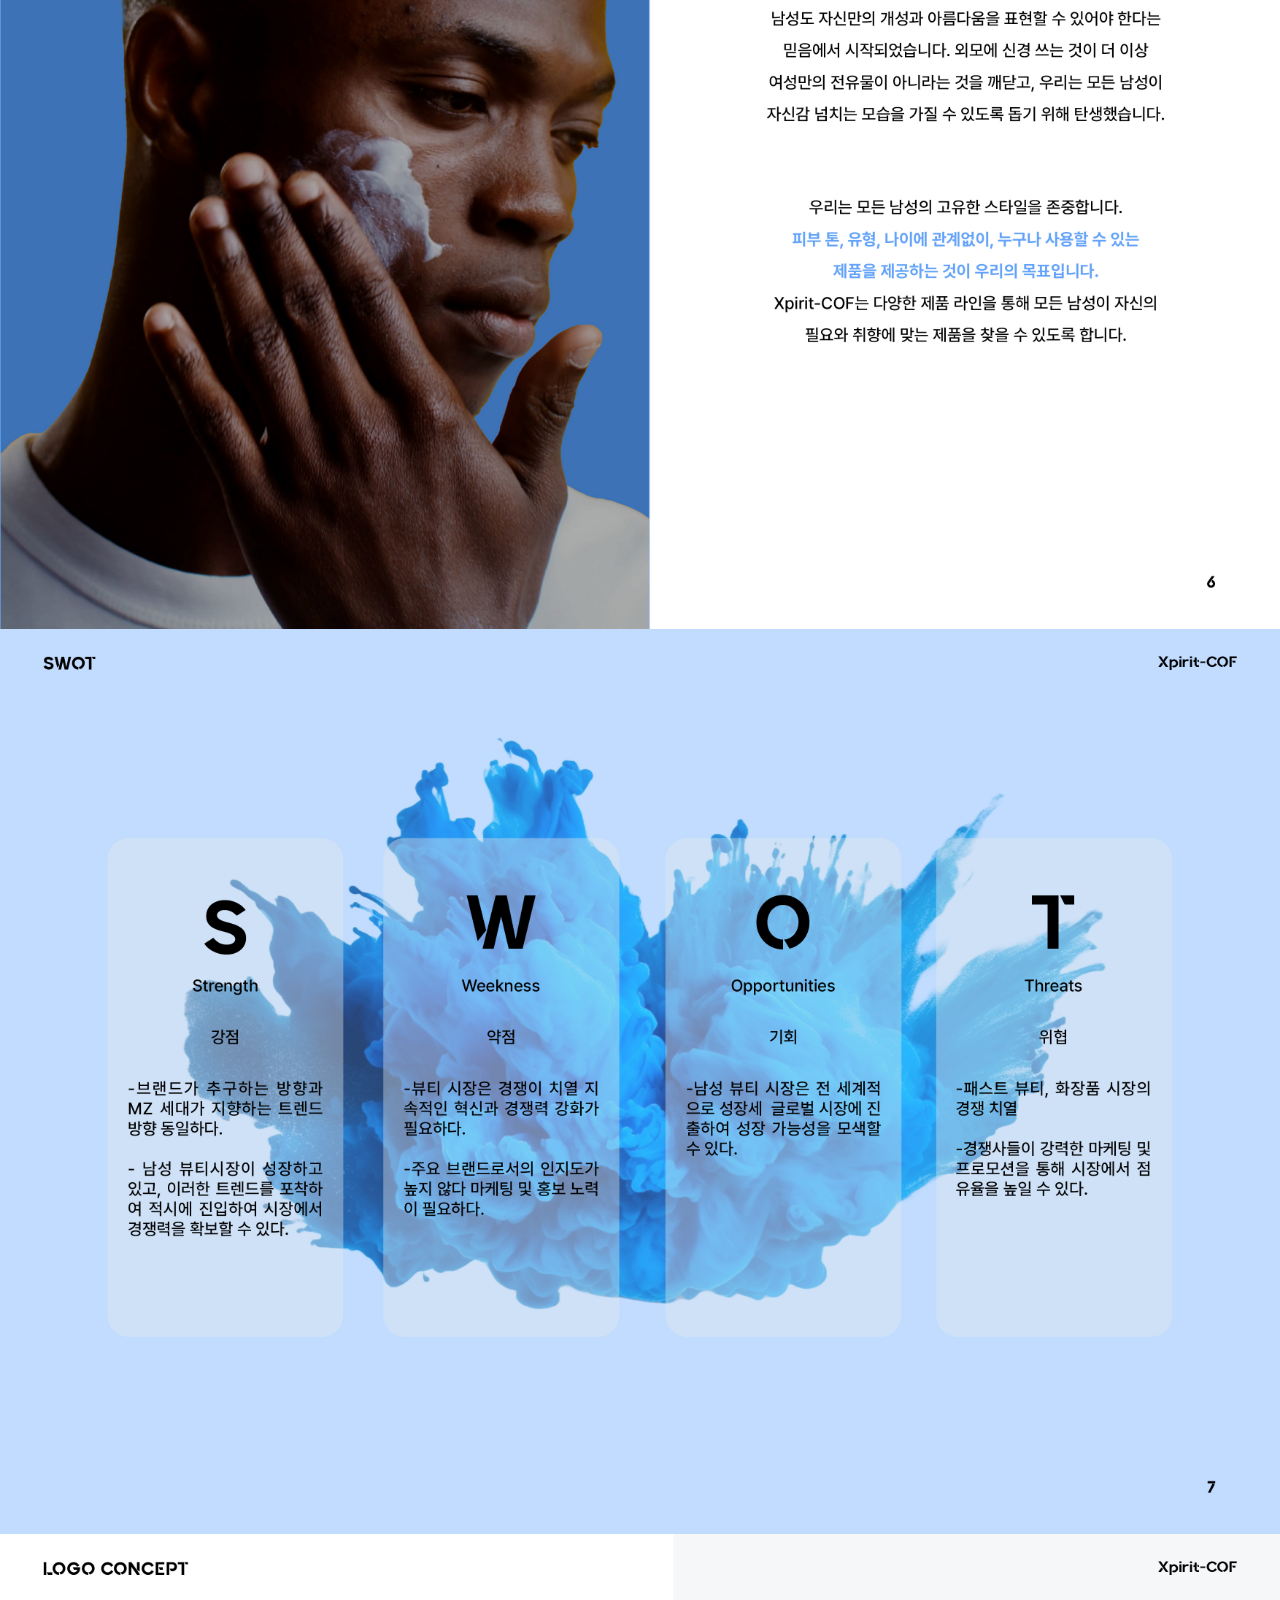
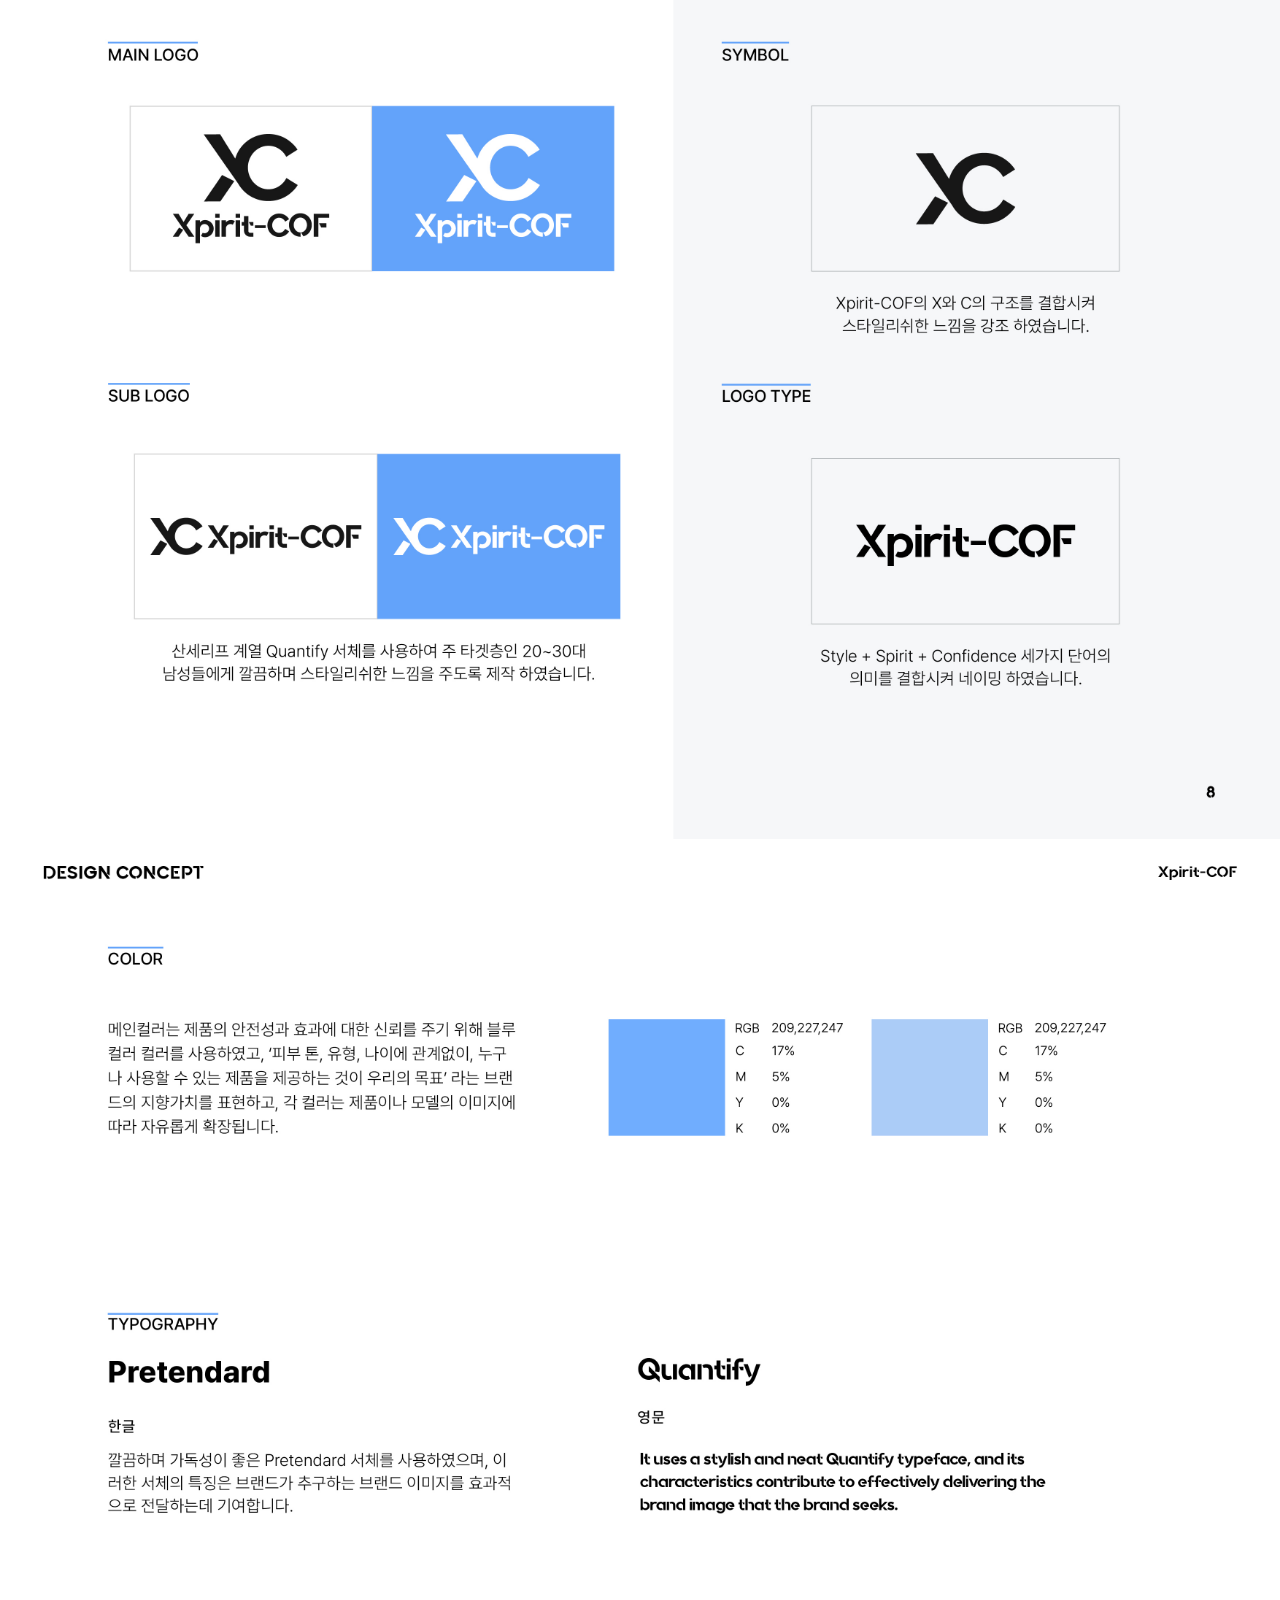
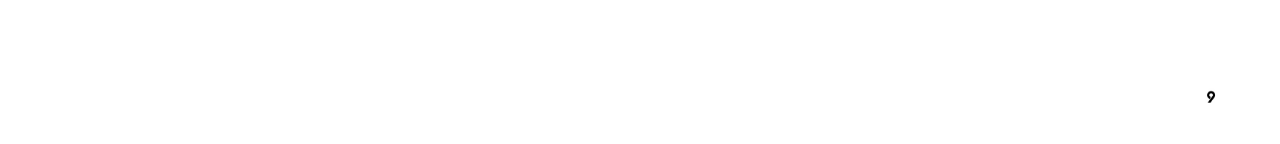
<file: Xpirit-COF/Xpirit-COF.html>
<!doctype html>
<html>
	<head>
		<title>Xpirit-COF</title>
		<meta charset="utf-8">
		<meta name="viewport" content="width=device-width, initial-scale=1">
		<meta http-equiv="X-UA-Compatible" content="IE=edge">
		<style>
			*{margin:0; padding:0;}
			a{text-decoration:none;
				color:#000;}
			
			.fixed_box{position:fixed;
				bottom:40px;
				right:30px;
				width:40px;}
			#top{
				max-width:1320px;
				margin:0 auto;
			}
			#top img{
				width:100%;
				display: block;
			}
			
		</style>
	</head>
	<body>
		<div id="top">
			<img src="./image/Xpirit-COF00.jpg" class="guide1"><!--가이드 이미지 경로 지정하기-->
			<img src="./image/Xpirit-COF01.jpg" class="guide1"><!--가이드 이미지 경로 지정하기-->
			<img src="./image/Xpirit-COF02.jpg" class="guide1"><!--가이드 이미지 경로 지정하기-->
			<img src="./image/Xpirit-COF03.jpg" class="guide1"><!--가이드 이미지 경로 지정하기-->
			<img src="./image/Xpirit-COF04.jpg" class="guide1"><!--가이드 이미지 경로 지정하기-->
			<img src="./image/Xpirit-COF05.jpg" class="guide1"><!--가이드 이미지 경로 지정하기-->
			<img src="./image/Xpirit-COF06.jpg" class="guide1"><!--가이드 이미지 경로 지정하기-->
			<img src="./image/Xpirit-COF07.jpg" class="guide1"><!--가이드 이미지 경로 지정하기-->
			<img src="./image/Xpirit-COF08.jpg" class="guide1"><!--가이드 이미지 경로 지정하기-->
			
			
		</div>
		<div class="fixed_box">
			<a href="#top" class="top_btn"><!--href부분은 이미지를 감싼 div에 있는 id이름과 동일하게 설정.-->
				<img src="./image/top.png" alt="top">
			</a>
		</div>


		<!--이동시 부드럽게 이동시키기 위해 추가한 구문 시작. script쪽 전부 삭제가능.-->
		<script src="https://code.jquery.com/jquery-1.12.4.min.js" integrity="sha256-ZosEbRLbNQzLpnKIkEdrPv7lOy9C27hHQ+Xp8a4MxAQ=" crossorigin="anonymous"></script>
		<script>
			$(function() {
				$('a[href*="#"]:not([href="#"])').click(function() {
				if (location.pathname.replace(/^\//,'') == this.pathname.replace(/^\//,'') && location.hostname == this.hostname) {
				var target = $(this.hash);
				target = target.length ? target : $('[name=' + this.hash.slice(1) +']');
				if (target.length) {
				$('html, body').animate({
				scrollTop: target.offset().top
				}, 500);//움직이는 시간 조정
				return false;
				}
				}
				});
				});
		</script>
		<!--이동시 부드럽게 이동시키기 위해 추가한 구문 끝. 삭제가능.-->
	</body>
</html>
</file>
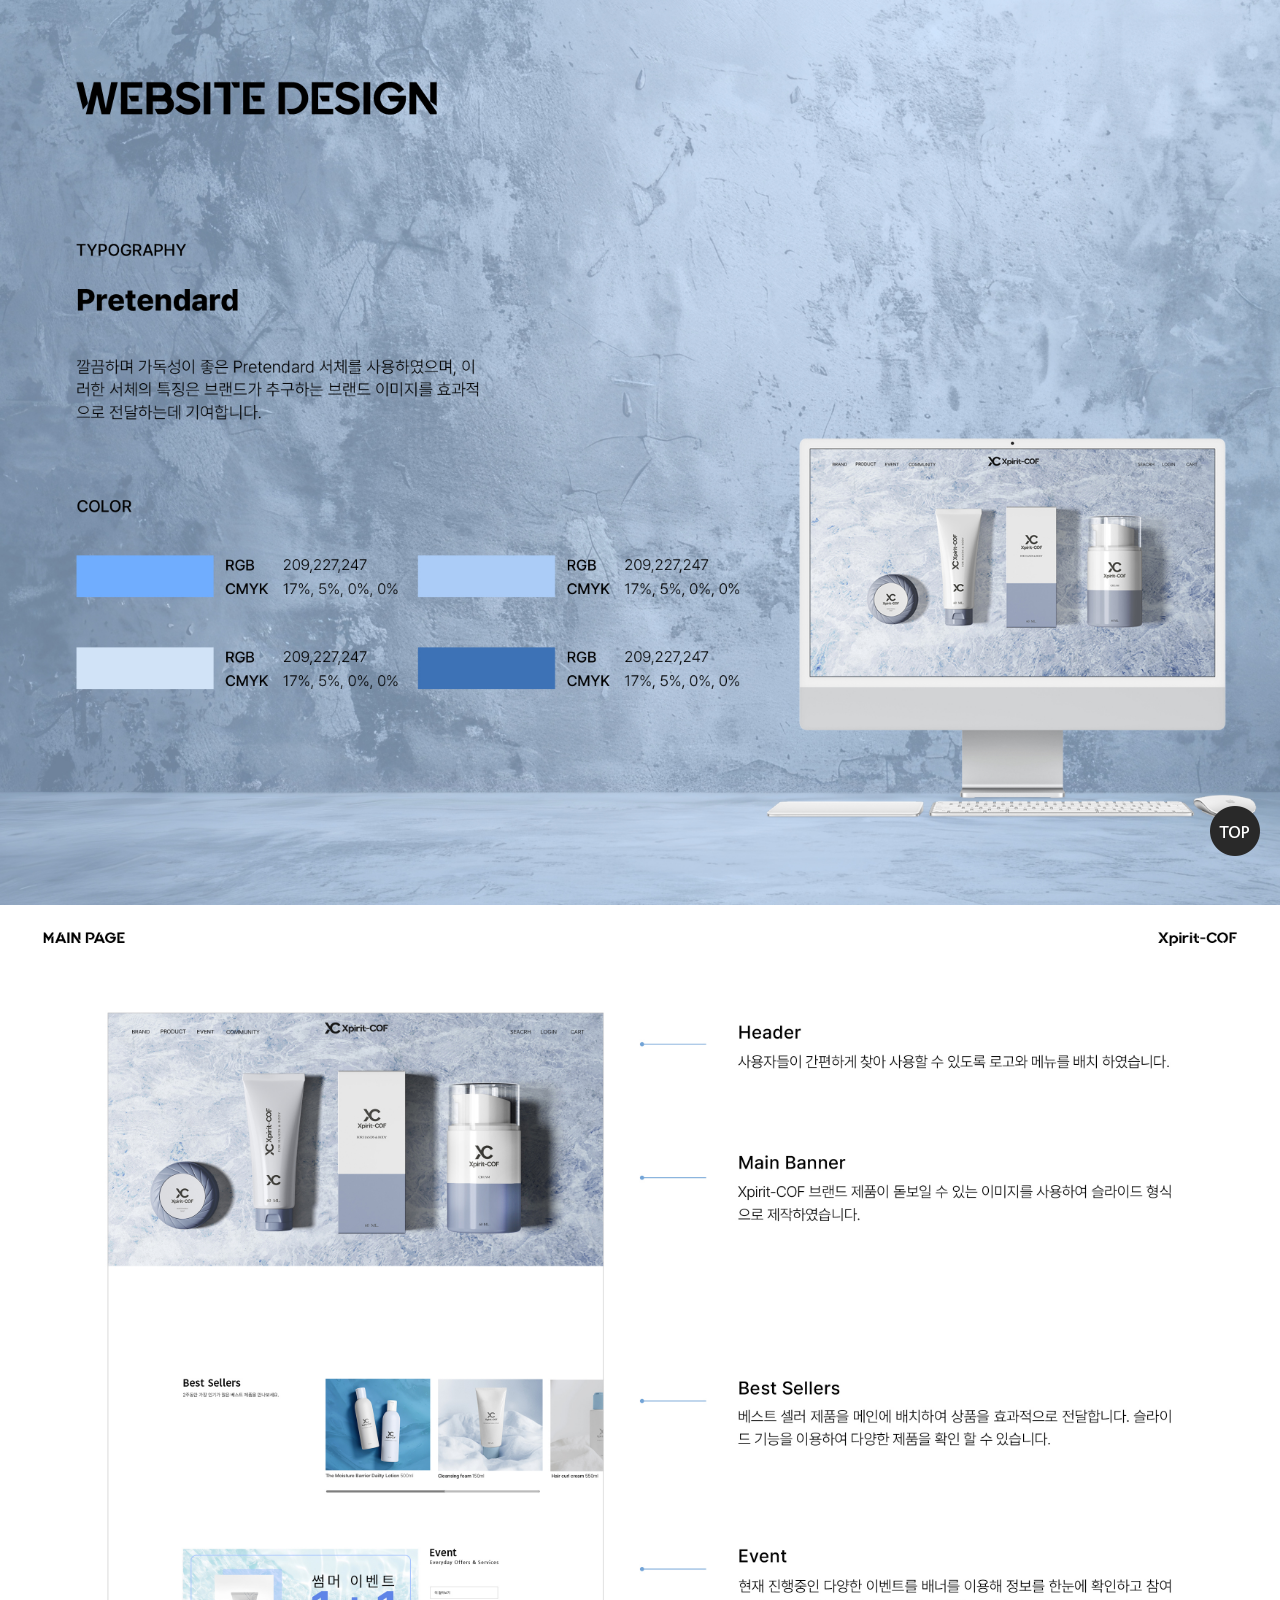
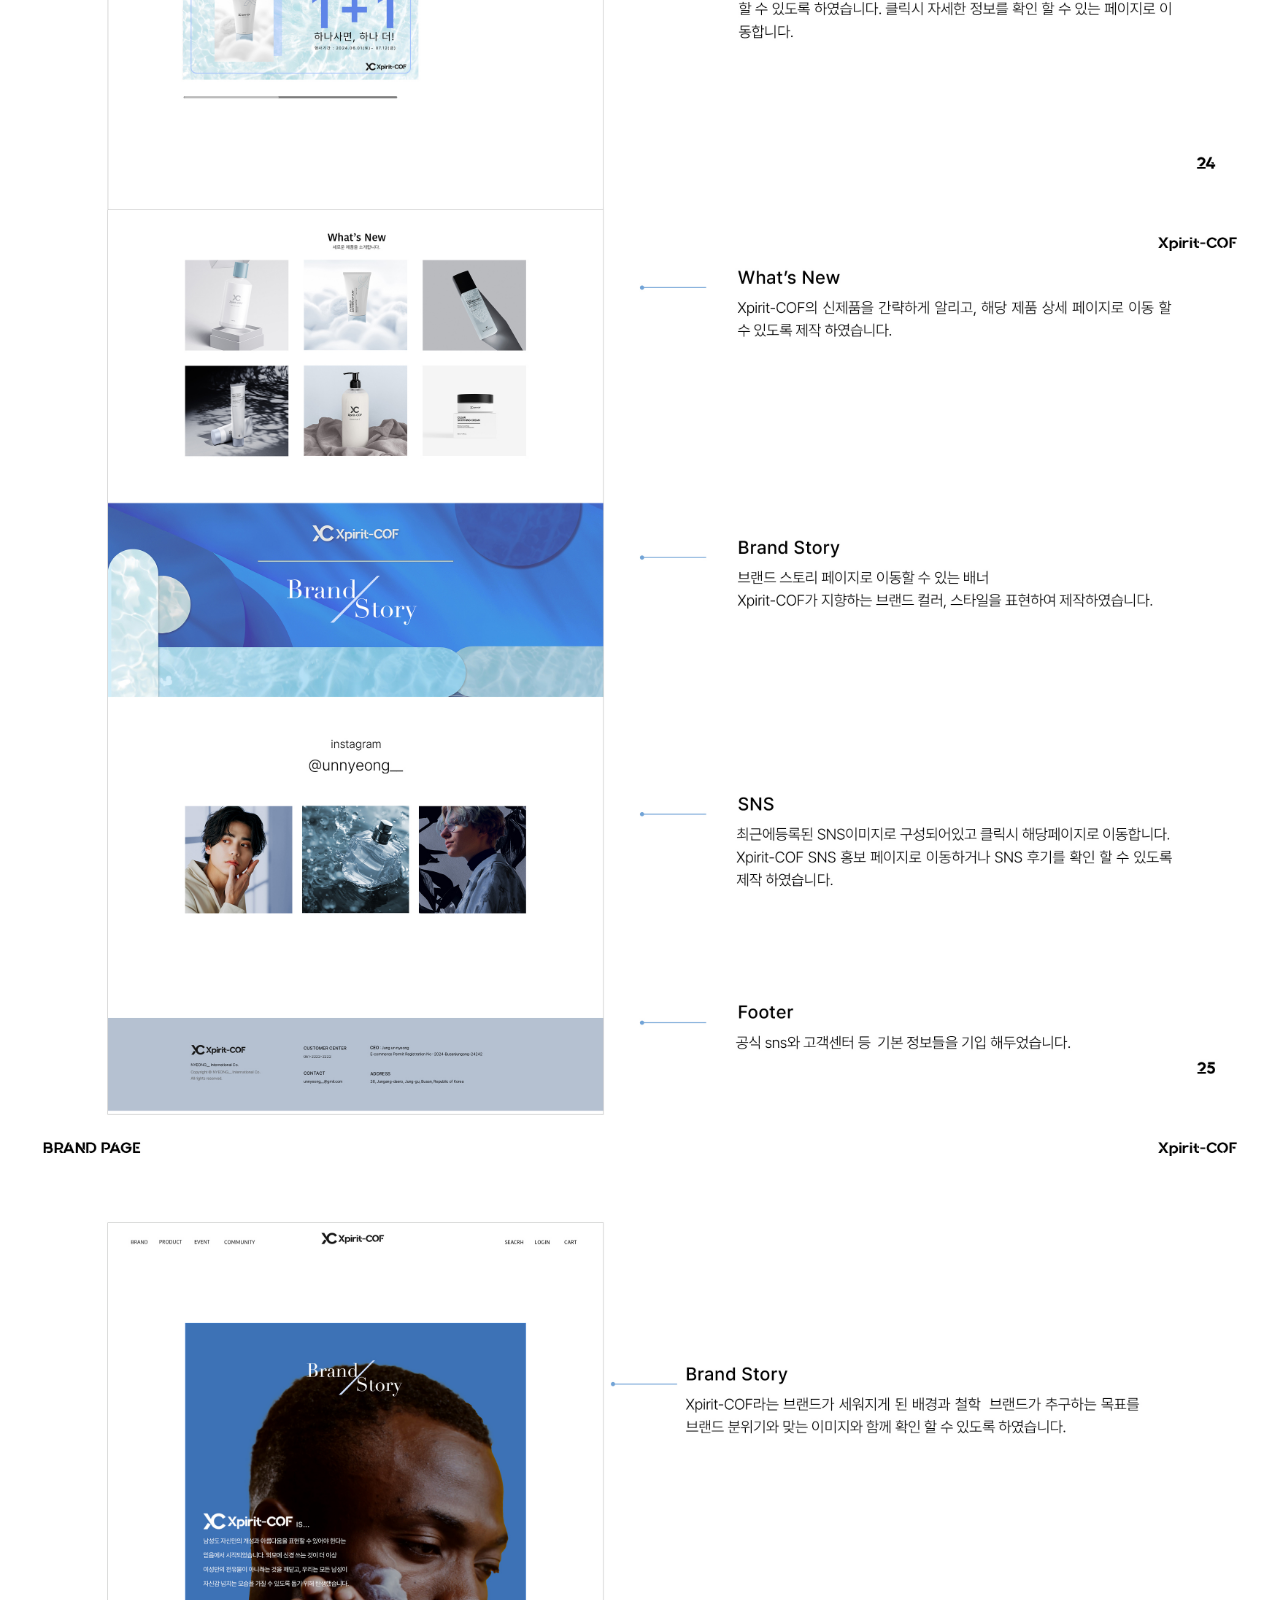
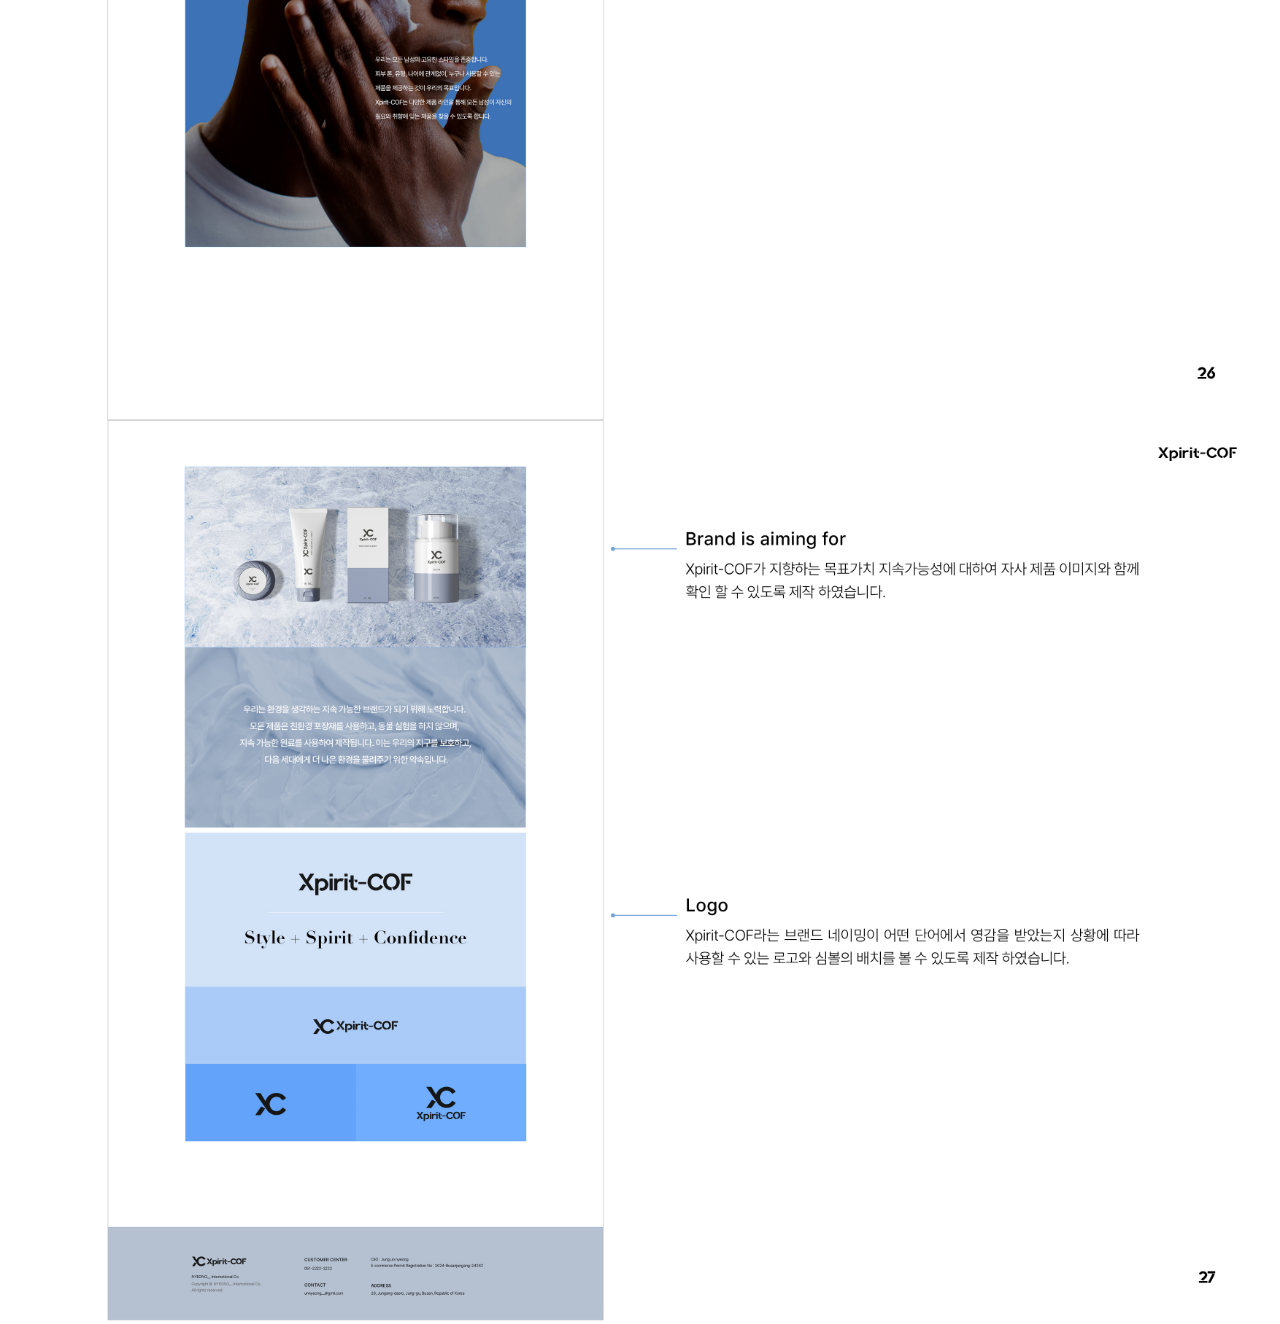
<file: Xpirit-COF/Xpirit-COF_web.html>
<!doctype html>
<html>
	<head>
		<title>Xpirit-COF WEB</title>
		<meta charset="utf-8">
		<meta name="viewport" content="width=device-width, initial-scale=1">
		<meta http-equiv="X-UA-Compatible" content="IE=edge">
		<style>
			*{margin:0; padding:0;}
			a{text-decoration:none;
				color:#000;}
			
			.fixed_box{position:fixed;
				bottom:40px;
				right:30px;
				width:40px;}
			#top{
				max-width:1320px;
				margin:0 auto;
			}
			#top img{
				width:100%;
				display: block;
			}
			
		</style>
	</head>
	<body>
		<div id="top">
			<img src="./image/Xpirit-COF09.jpg" class="guide1"><!--가이드 이미지 경로 지정하기-->
			<img src="./image/Xpirit-COF10.jpg" class="guide1"><!--가이드 이미지 경로 지정하기-->
			<img src="./image/Xpirit-COF11.jpg" class="guide1"><!--가이드 이미지 경로 지정하기-->
			<img src="./image/Xpirit-COF12.jpg" class="guide1"><!--가이드 이미지 경로 지정하기-->
			<img src="./image/Xpirit-COF13.jpg" class="guide1"><!--가이드 이미지 경로 지정하기-->
			

			
		</div>
		<div class="fixed_box">
			<a href="#top" class="top_btn"><!--href부분은 이미지를 감싼 div에 있는 id이름과 동일하게 설정.-->
				<img src="./image/top.png" alt="top">
			</a>
		</div>


		<!--이동시 부드럽게 이동시키기 위해 추가한 구문 시작. script쪽 전부 삭제가능.-->
		<script src="https://code.jquery.com/jquery-1.12.4.min.js" integrity="sha256-ZosEbRLbNQzLpnKIkEdrPv7lOy9C27hHQ+Xp8a4MxAQ=" crossorigin="anonymous"></script>
		<script>
			$(function() {
				$('a[href*="#"]:not([href="#"])').click(function() {
				if (location.pathname.replace(/^\//,'') == this.pathname.replace(/^\//,'') && location.hostname == this.hostname) {
				var target = $(this.hash);
				target = target.length ? target : $('[name=' + this.hash.slice(1) +']');
				if (target.length) {
				$('html, body').animate({
				scrollTop: target.offset().top
				}, 500);//움직이는 시간 조정
				return false;
				}
				}
				});
				});
		</script>
		<!--이동시 부드럽게 이동시키기 위해 추가한 구문 끝. 삭제가능.-->
	</body>
</html>
</file>
